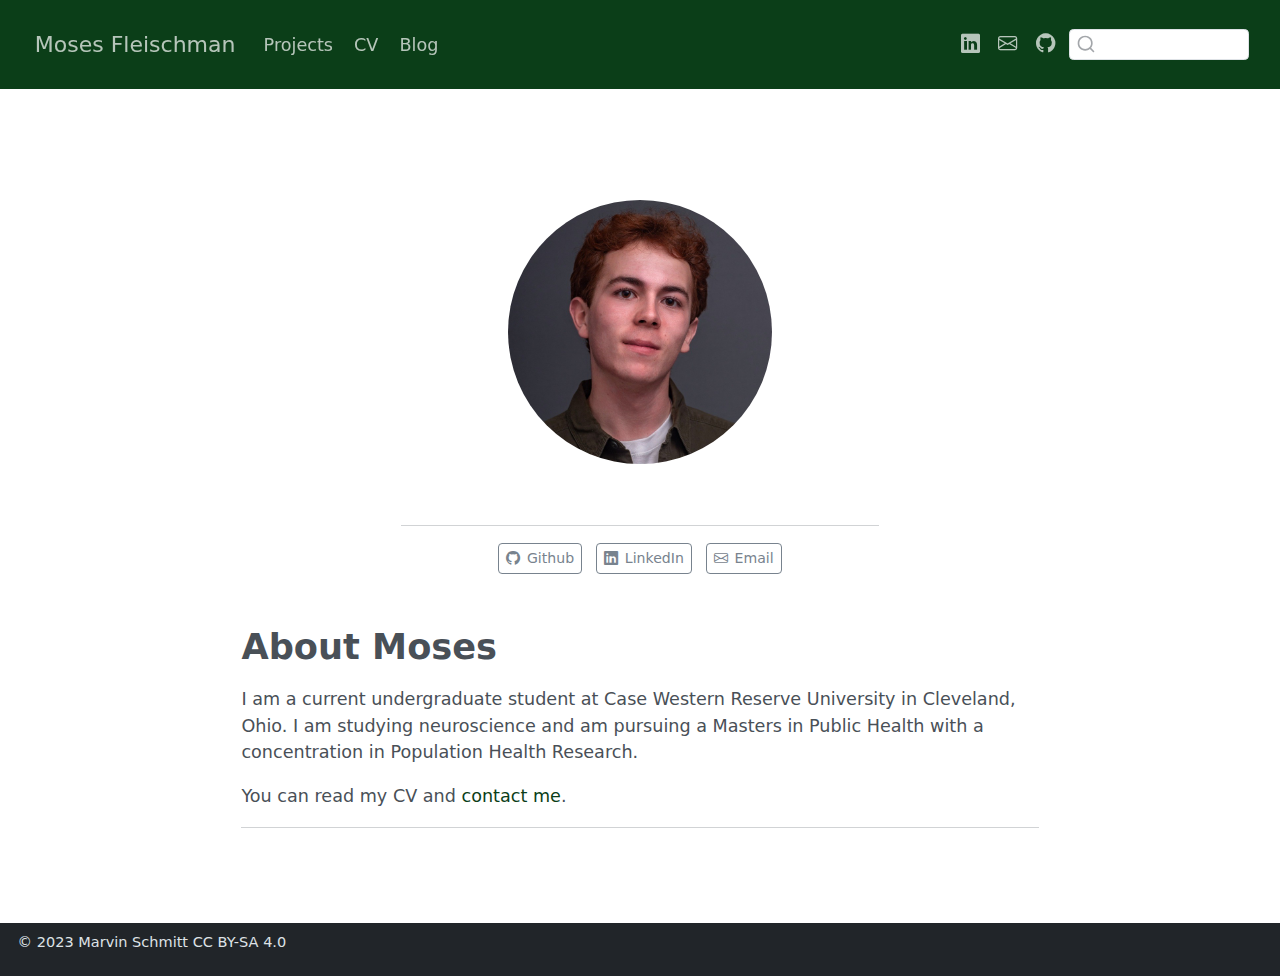
<file: docs/index.html>
<!DOCTYPE html>
<html xmlns="http://www.w3.org/1999/xhtml" lang="en" xml:lang="en"><head>

<meta charset="utf-8">
<meta name="generator" content="quarto-1.8.25">

<meta name="viewport" content="width=device-width, initial-scale=1.0, user-scalable=yes">


<title>Moses Fleischman</title>
<style>
code{white-space: pre-wrap;}
span.smallcaps{font-variant: small-caps;}
div.columns{display: flex; gap: min(4vw, 1.5em);}
div.column{flex: auto; overflow-x: auto;}
div.hanging-indent{margin-left: 1.5em; text-indent: -1.5em;}
ul.task-list{list-style: none;}
ul.task-list li input[type="checkbox"] {
  width: 0.8em;
  margin: 0 0.8em 0.2em -1em; /* quarto-specific, see https://github.com/quarto-dev/quarto-cli/issues/4556 */ 
  vertical-align: middle;
}
</style>


<script src="site_libs/quarto-nav/quarto-nav.js"></script>
<script src="site_libs/clipboard/clipboard.min.js"></script>
<script src="site_libs/quarto-search/autocomplete.umd.js"></script>
<script src="site_libs/quarto-search/fuse.min.js"></script>
<script src="site_libs/quarto-search/quarto-search.js"></script>
<meta name="quarto:offset" content="./">
<script src="site_libs/quarto-html/quarto.js" type="module"></script>
<script src="site_libs/quarto-html/tabsets/tabsets.js" type="module"></script>
<script src="site_libs/quarto-html/axe/axe-check.js" type="module"></script>
<script src="site_libs/quarto-html/popper.min.js"></script>
<script src="site_libs/quarto-html/tippy.umd.min.js"></script>
<link href="site_libs/quarto-html/tippy.css" rel="stylesheet">
<link href="site_libs/quarto-html/quarto-syntax-highlighting-7b89279ff1a6dce999919e0e67d4d9ec.css" rel="stylesheet" id="quarto-text-highlighting-styles">
<script src="site_libs/bootstrap/bootstrap.min.js"></script>
<link href="site_libs/bootstrap/bootstrap-icons.css" rel="stylesheet">
<link href="site_libs/bootstrap/bootstrap-4772a6e3350fcd39146a90348b49319d.min.css" rel="stylesheet" append-hash="true" id="quarto-bootstrap" data-mode="light">
<script id="quarto-search-options" type="application/json">{
  "location": "navbar",
  "copy-button": false,
  "collapse-after": 3,
  "panel-placement": "end",
  "type": "textbox",
  "limit": 50,
  "keyboard-shortcut": [
    "f",
    "/",
    "s"
  ],
  "language": {
    "search-no-results-text": "No results",
    "search-matching-documents-text": "matching documents",
    "search-copy-link-title": "Copy link to search",
    "search-hide-matches-text": "Hide additional matches",
    "search-more-match-text": "more match in this document",
    "search-more-matches-text": "more matches in this document",
    "search-clear-button-title": "Clear",
    "search-text-placeholder": "",
    "search-detached-cancel-button-title": "Cancel",
    "search-submit-button-title": "Submit",
    "search-label": "Search"
  }
}</script>


</head>

<body class="nav-fixed fullcontent quarto-light">

<div id="quarto-search-results"></div>
  <header id="quarto-header" class="headroom fixed-top">
    <nav class="navbar navbar-expand-lg " data-bs-theme="dark">
      <div class="navbar-container container-fluid">
      <div class="navbar-brand-container mx-auto">
    <a href="./index.html" class="navbar-brand navbar-brand-logo">
    </a>
    <a class="navbar-brand" href="./index.html">
    <span class="navbar-title">Moses Fleischman</span>
    </a>
  </div>
            <div id="quarto-search" class="" title="Search"></div>
          <button class="navbar-toggler" type="button" data-bs-toggle="collapse" data-bs-target="#navbarCollapse" aria-controls="navbarCollapse" role="menu" aria-expanded="false" aria-label="Toggle navigation" onclick="if (window.quartoToggleHeadroom) { window.quartoToggleHeadroom(); }">
  <span class="navbar-toggler-icon"></span>
</button>
          <div class="collapse navbar-collapse" id="navbarCollapse">
            <ul class="navbar-nav navbar-nav-scroll me-auto">
  <li class="nav-item">
    <a class="nav-link" href="./projects/index.html"> 
<span class="menu-text">Projects</span></a>
  </li>  
  <li class="nav-item">
    <a class="nav-link" href="./cv/index.html"> 
<span class="menu-text">CV</span></a>
  </li>  
  <li class="nav-item">
    <a class="nav-link" href="./blog/index.html"> 
<span class="menu-text">Blog</span></a>
  </li>  
</ul>
            <ul class="navbar-nav navbar-nav-scroll ms-auto">
  <li class="nav-item compact">
    <a class="nav-link" href="https://www.linkedin.com/in/moses-fleischman/"> <i class="bi bi-linkedin" role="img">
</i> 
<span class="menu-text"></span></a>
  </li>  
  <li class="nav-item compact">
    <a class="nav-link" href="mailto:mosesfleischman@gmail.com"> <i class="bi bi-envelope" role="img" aria-label="email">
</i> 
<span class="menu-text"></span></a>
  </li>  
  <li class="nav-item compact">
    <a class="nav-link" href="https://github.com/MosesFleischman/Public-Health-Analyses/blob/main/Mammography%20Screening%20and%20Rural%20Area.pdf"> <i class="bi bi-github" role="img">
</i> 
<span class="menu-text"></span></a>
  </li>  
</ul>
          </div> <!-- /navcollapse -->
            <div class="quarto-navbar-tools">
</div>
      </div> <!-- /container-fluid -->
    </nav>
</header>
<!-- content -->
<div id="quarto-content" class="quarto-container page-columns page-rows-contents page-layout-article page-navbar">
<!-- sidebar -->
<!-- margin-sidebar -->
    
<!-- main -->
<main class="content" id="quarto-document-content">




<div class="quarto-about-jolla">
  <img src="img/mosesfleischman_headshot.jpeg" class="about-image
  round " style="height: 15em; width: 15em;">
 <header id="title-block-header" class="quarto-title-block"></header><div id="about-block">
</div> 
  <hr class="about-sep">
   <div class="about-links">
  <a href="https://github.com/MosesFleischman" class="about-link" rel="" target="">
    <i class="bi bi-github"></i>
     <span class="about-link-text">Github</span>
  </a>
  <a href="https://www.linkedin.com/in/moses-fleischman/" class="about-link" rel="" target="">
    <i class="bi bi-linkedin"></i>
     <span class="about-link-text">LinkedIn</span>
  </a>
  <a href="mailto:mosesfleischman@gmail.com" class="about-link" rel="" target="">
    <i class="bi bi-envelope"></i>
     <span class="about-link-text">Email</span>
  </a>
</div>
</div>

<section id="about-moses" class="level1">
<h1>About Moses</h1>
<p>I am a current undergraduate student at Case Western Reserve University in Cleveland, Ohio. I am studying neuroscience and am pursuing a Masters in Public Health with a concentration in Population Health Research.</p>
<p>You can read my CV and <a href="mailto:mosesfleischman@gmail.com">contact me</a>.</p>
<hr>



</section>

</main> <!-- /main -->
<script id="quarto-html-after-body" type="application/javascript">
  window.document.addEventListener("DOMContentLoaded", function (event) {
    const isCodeAnnotation = (el) => {
      for (const clz of el.classList) {
        if (clz.startsWith('code-annotation-')) {                     
          return true;
        }
      }
      return false;
    }
    const onCopySuccess = function(e) {
      // button target
      const button = e.trigger;
      // don't keep focus
      button.blur();
      // flash "checked"
      button.classList.add('code-copy-button-checked');
      var currentTitle = button.getAttribute("title");
      button.setAttribute("title", "Copied!");
      let tooltip;
      if (window.bootstrap) {
        button.setAttribute("data-bs-toggle", "tooltip");
        button.setAttribute("data-bs-placement", "left");
        button.setAttribute("data-bs-title", "Copied!");
        tooltip = new bootstrap.Tooltip(button, 
          { trigger: "manual", 
            customClass: "code-copy-button-tooltip",
            offset: [0, -8]});
        tooltip.show();    
      }
      setTimeout(function() {
        if (tooltip) {
          tooltip.hide();
          button.removeAttribute("data-bs-title");
          button.removeAttribute("data-bs-toggle");
          button.removeAttribute("data-bs-placement");
        }
        button.setAttribute("title", currentTitle);
        button.classList.remove('code-copy-button-checked');
      }, 1000);
      // clear code selection
      e.clearSelection();
    }
    const getTextToCopy = function(trigger) {
      const outerScaffold = trigger.parentElement.cloneNode(true);
      const codeEl = outerScaffold.querySelector('code');
      for (const childEl of codeEl.children) {
        if (isCodeAnnotation(childEl)) {
          childEl.remove();
        }
      }
      return codeEl.innerText;
    }
    const clipboard = new window.ClipboardJS('.code-copy-button:not([data-in-quarto-modal])', {
      text: getTextToCopy
    });
    clipboard.on('success', onCopySuccess);
    if (window.document.getElementById('quarto-embedded-source-code-modal')) {
      const clipboardModal = new window.ClipboardJS('.code-copy-button[data-in-quarto-modal]', {
        text: getTextToCopy,
        container: window.document.getElementById('quarto-embedded-source-code-modal')
      });
      clipboardModal.on('success', onCopySuccess);
    }
      var localhostRegex = new RegExp(/^(?:http|https):\/\/localhost\:?[0-9]*\//);
      var mailtoRegex = new RegExp(/^mailto:/);
        var filterRegex = new RegExp('/' + window.location.host + '/');
      var isInternal = (href) => {
          return filterRegex.test(href) || localhostRegex.test(href) || mailtoRegex.test(href);
      }
      // Inspect non-navigation links and adorn them if external
     var links = window.document.querySelectorAll('a[href]:not(.nav-link):not(.navbar-brand):not(.toc-action):not(.sidebar-link):not(.sidebar-item-toggle):not(.pagination-link):not(.no-external):not([aria-hidden]):not(.dropdown-item):not(.quarto-navigation-tool):not(.about-link)');
      for (var i=0; i<links.length; i++) {
        const link = links[i];
        if (!isInternal(link.href)) {
          // undo the damage that might have been done by quarto-nav.js in the case of
          // links that we want to consider external
          if (link.dataset.originalHref !== undefined) {
            link.href = link.dataset.originalHref;
          }
        }
      }
    function tippyHover(el, contentFn, onTriggerFn, onUntriggerFn) {
      const config = {
        allowHTML: true,
        maxWidth: 500,
        delay: 100,
        arrow: false,
        appendTo: function(el) {
            return el.parentElement;
        },
        interactive: true,
        interactiveBorder: 10,
        theme: 'quarto',
        placement: 'bottom-start',
      };
      if (contentFn) {
        config.content = contentFn;
      }
      if (onTriggerFn) {
        config.onTrigger = onTriggerFn;
      }
      if (onUntriggerFn) {
        config.onUntrigger = onUntriggerFn;
      }
      window.tippy(el, config); 
    }
    const noterefs = window.document.querySelectorAll('a[role="doc-noteref"]');
    for (var i=0; i<noterefs.length; i++) {
      const ref = noterefs[i];
      tippyHover(ref, function() {
        // use id or data attribute instead here
        let href = ref.getAttribute('data-footnote-href') || ref.getAttribute('href');
        try { href = new URL(href).hash; } catch {}
        const id = href.replace(/^#\/?/, "");
        const note = window.document.getElementById(id);
        if (note) {
          return note.innerHTML;
        } else {
          return "";
        }
      });
    }
    const xrefs = window.document.querySelectorAll('a.quarto-xref');
    const processXRef = (id, note) => {
      // Strip column container classes
      const stripColumnClz = (el) => {
        el.classList.remove("page-full", "page-columns");
        if (el.children) {
          for (const child of el.children) {
            stripColumnClz(child);
          }
        }
      }
      stripColumnClz(note)
      if (id === null || id.startsWith('sec-')) {
        // Special case sections, only their first couple elements
        const container = document.createElement("div");
        if (note.children && note.children.length > 2) {
          container.appendChild(note.children[0].cloneNode(true));
          for (let i = 1; i < note.children.length; i++) {
            const child = note.children[i];
            if (child.tagName === "P" && child.innerText === "") {
              continue;
            } else {
              container.appendChild(child.cloneNode(true));
              break;
            }
          }
          if (window.Quarto?.typesetMath) {
            window.Quarto.typesetMath(container);
          }
          return container.innerHTML
        } else {
          if (window.Quarto?.typesetMath) {
            window.Quarto.typesetMath(note);
          }
          return note.innerHTML;
        }
      } else {
        // Remove any anchor links if they are present
        const anchorLink = note.querySelector('a.anchorjs-link');
        if (anchorLink) {
          anchorLink.remove();
        }
        if (window.Quarto?.typesetMath) {
          window.Quarto.typesetMath(note);
        }
        if (note.classList.contains("callout")) {
          return note.outerHTML;
        } else {
          return note.innerHTML;
        }
      }
    }
    for (var i=0; i<xrefs.length; i++) {
      const xref = xrefs[i];
      tippyHover(xref, undefined, function(instance) {
        instance.disable();
        let url = xref.getAttribute('href');
        let hash = undefined; 
        if (url.startsWith('#')) {
          hash = url;
        } else {
          try { hash = new URL(url).hash; } catch {}
        }
        if (hash) {
          const id = hash.replace(/^#\/?/, "");
          const note = window.document.getElementById(id);
          if (note !== null) {
            try {
              const html = processXRef(id, note.cloneNode(true));
              instance.setContent(html);
            } finally {
              instance.enable();
              instance.show();
            }
          } else {
            // See if we can fetch this
            fetch(url.split('#')[0])
            .then(res => res.text())
            .then(html => {
              const parser = new DOMParser();
              const htmlDoc = parser.parseFromString(html, "text/html");
              const note = htmlDoc.getElementById(id);
              if (note !== null) {
                const html = processXRef(id, note);
                instance.setContent(html);
              } 
            }).finally(() => {
              instance.enable();
              instance.show();
            });
          }
        } else {
          // See if we can fetch a full url (with no hash to target)
          // This is a special case and we should probably do some content thinning / targeting
          fetch(url)
          .then(res => res.text())
          .then(html => {
            const parser = new DOMParser();
            const htmlDoc = parser.parseFromString(html, "text/html");
            const note = htmlDoc.querySelector('main.content');
            if (note !== null) {
              // This should only happen for chapter cross references
              // (since there is no id in the URL)
              // remove the first header
              if (note.children.length > 0 && note.children[0].tagName === "HEADER") {
                note.children[0].remove();
              }
              const html = processXRef(null, note);
              instance.setContent(html);
            } 
          }).finally(() => {
            instance.enable();
            instance.show();
          });
        }
      }, function(instance) {
      });
    }
        let selectedAnnoteEl;
        const selectorForAnnotation = ( cell, annotation) => {
          let cellAttr = 'data-code-cell="' + cell + '"';
          let lineAttr = 'data-code-annotation="' +  annotation + '"';
          const selector = 'span[' + cellAttr + '][' + lineAttr + ']';
          return selector;
        }
        const selectCodeLines = (annoteEl) => {
          const doc = window.document;
          const targetCell = annoteEl.getAttribute("data-target-cell");
          const targetAnnotation = annoteEl.getAttribute("data-target-annotation");
          const annoteSpan = window.document.querySelector(selectorForAnnotation(targetCell, targetAnnotation));
          const lines = annoteSpan.getAttribute("data-code-lines").split(",");
          const lineIds = lines.map((line) => {
            return targetCell + "-" + line;
          })
          let top = null;
          let height = null;
          let parent = null;
          if (lineIds.length > 0) {
              //compute the position of the single el (top and bottom and make a div)
              const el = window.document.getElementById(lineIds[0]);
              top = el.offsetTop;
              height = el.offsetHeight;
              parent = el.parentElement.parentElement;
            if (lineIds.length > 1) {
              const lastEl = window.document.getElementById(lineIds[lineIds.length - 1]);
              const bottom = lastEl.offsetTop + lastEl.offsetHeight;
              height = bottom - top;
            }
            if (top !== null && height !== null && parent !== null) {
              // cook up a div (if necessary) and position it 
              let div = window.document.getElementById("code-annotation-line-highlight");
              if (div === null) {
                div = window.document.createElement("div");
                div.setAttribute("id", "code-annotation-line-highlight");
                div.style.position = 'absolute';
                parent.appendChild(div);
              }
              div.style.top = top - 2 + "px";
              div.style.height = height + 4 + "px";
              div.style.left = 0;
              let gutterDiv = window.document.getElementById("code-annotation-line-highlight-gutter");
              if (gutterDiv === null) {
                gutterDiv = window.document.createElement("div");
                gutterDiv.setAttribute("id", "code-annotation-line-highlight-gutter");
                gutterDiv.style.position = 'absolute';
                const codeCell = window.document.getElementById(targetCell);
                const gutter = codeCell.querySelector('.code-annotation-gutter');
                gutter.appendChild(gutterDiv);
              }
              gutterDiv.style.top = top - 2 + "px";
              gutterDiv.style.height = height + 4 + "px";
            }
            selectedAnnoteEl = annoteEl;
          }
        };
        const unselectCodeLines = () => {
          const elementsIds = ["code-annotation-line-highlight", "code-annotation-line-highlight-gutter"];
          elementsIds.forEach((elId) => {
            const div = window.document.getElementById(elId);
            if (div) {
              div.remove();
            }
          });
          selectedAnnoteEl = undefined;
        };
          // Handle positioning of the toggle
      window.addEventListener(
        "resize",
        throttle(() => {
          elRect = undefined;
          if (selectedAnnoteEl) {
            selectCodeLines(selectedAnnoteEl);
          }
        }, 10)
      );
      function throttle(fn, ms) {
      let throttle = false;
      let timer;
        return (...args) => {
          if(!throttle) { // first call gets through
              fn.apply(this, args);
              throttle = true;
          } else { // all the others get throttled
              if(timer) clearTimeout(timer); // cancel #2
              timer = setTimeout(() => {
                fn.apply(this, args);
                timer = throttle = false;
              }, ms);
          }
        };
      }
        // Attach click handler to the DT
        const annoteDls = window.document.querySelectorAll('dt[data-target-cell]');
        for (const annoteDlNode of annoteDls) {
          annoteDlNode.addEventListener('click', (event) => {
            const clickedEl = event.target;
            if (clickedEl !== selectedAnnoteEl) {
              unselectCodeLines();
              const activeEl = window.document.querySelector('dt[data-target-cell].code-annotation-active');
              if (activeEl) {
                activeEl.classList.remove('code-annotation-active');
              }
              selectCodeLines(clickedEl);
              clickedEl.classList.add('code-annotation-active');
            } else {
              // Unselect the line
              unselectCodeLines();
              clickedEl.classList.remove('code-annotation-active');
            }
          });
        }
    const findCites = (el) => {
      const parentEl = el.parentElement;
      if (parentEl) {
        const cites = parentEl.dataset.cites;
        if (cites) {
          return {
            el,
            cites: cites.split(' ')
          };
        } else {
          return findCites(el.parentElement)
        }
      } else {
        return undefined;
      }
    };
    var bibliorefs = window.document.querySelectorAll('a[role="doc-biblioref"]');
    for (var i=0; i<bibliorefs.length; i++) {
      const ref = bibliorefs[i];
      const citeInfo = findCites(ref);
      if (citeInfo) {
        tippyHover(citeInfo.el, function() {
          var popup = window.document.createElement('div');
          citeInfo.cites.forEach(function(cite) {
            var citeDiv = window.document.createElement('div');
            citeDiv.classList.add('hanging-indent');
            citeDiv.classList.add('csl-entry');
            var biblioDiv = window.document.getElementById('ref-' + cite);
            if (biblioDiv) {
              citeDiv.innerHTML = biblioDiv.innerHTML;
            }
            popup.appendChild(citeDiv);
          });
          return popup.innerHTML;
        });
      }
    }
  });
  </script>
</div> <!-- /content -->
<footer class="footer">
  <div class="nav-footer">
    <div class="nav-footer-left">
<p><span class="faux-block">© 2023 Marvin Schmitt CC BY-SA 4.0</span></p>
</div>   
    <div class="nav-footer-center">
      &nbsp;
    </div>
    <div class="nav-footer-right">
      &nbsp;
    </div>
  </div>
</footer>




</body></html>
</file>
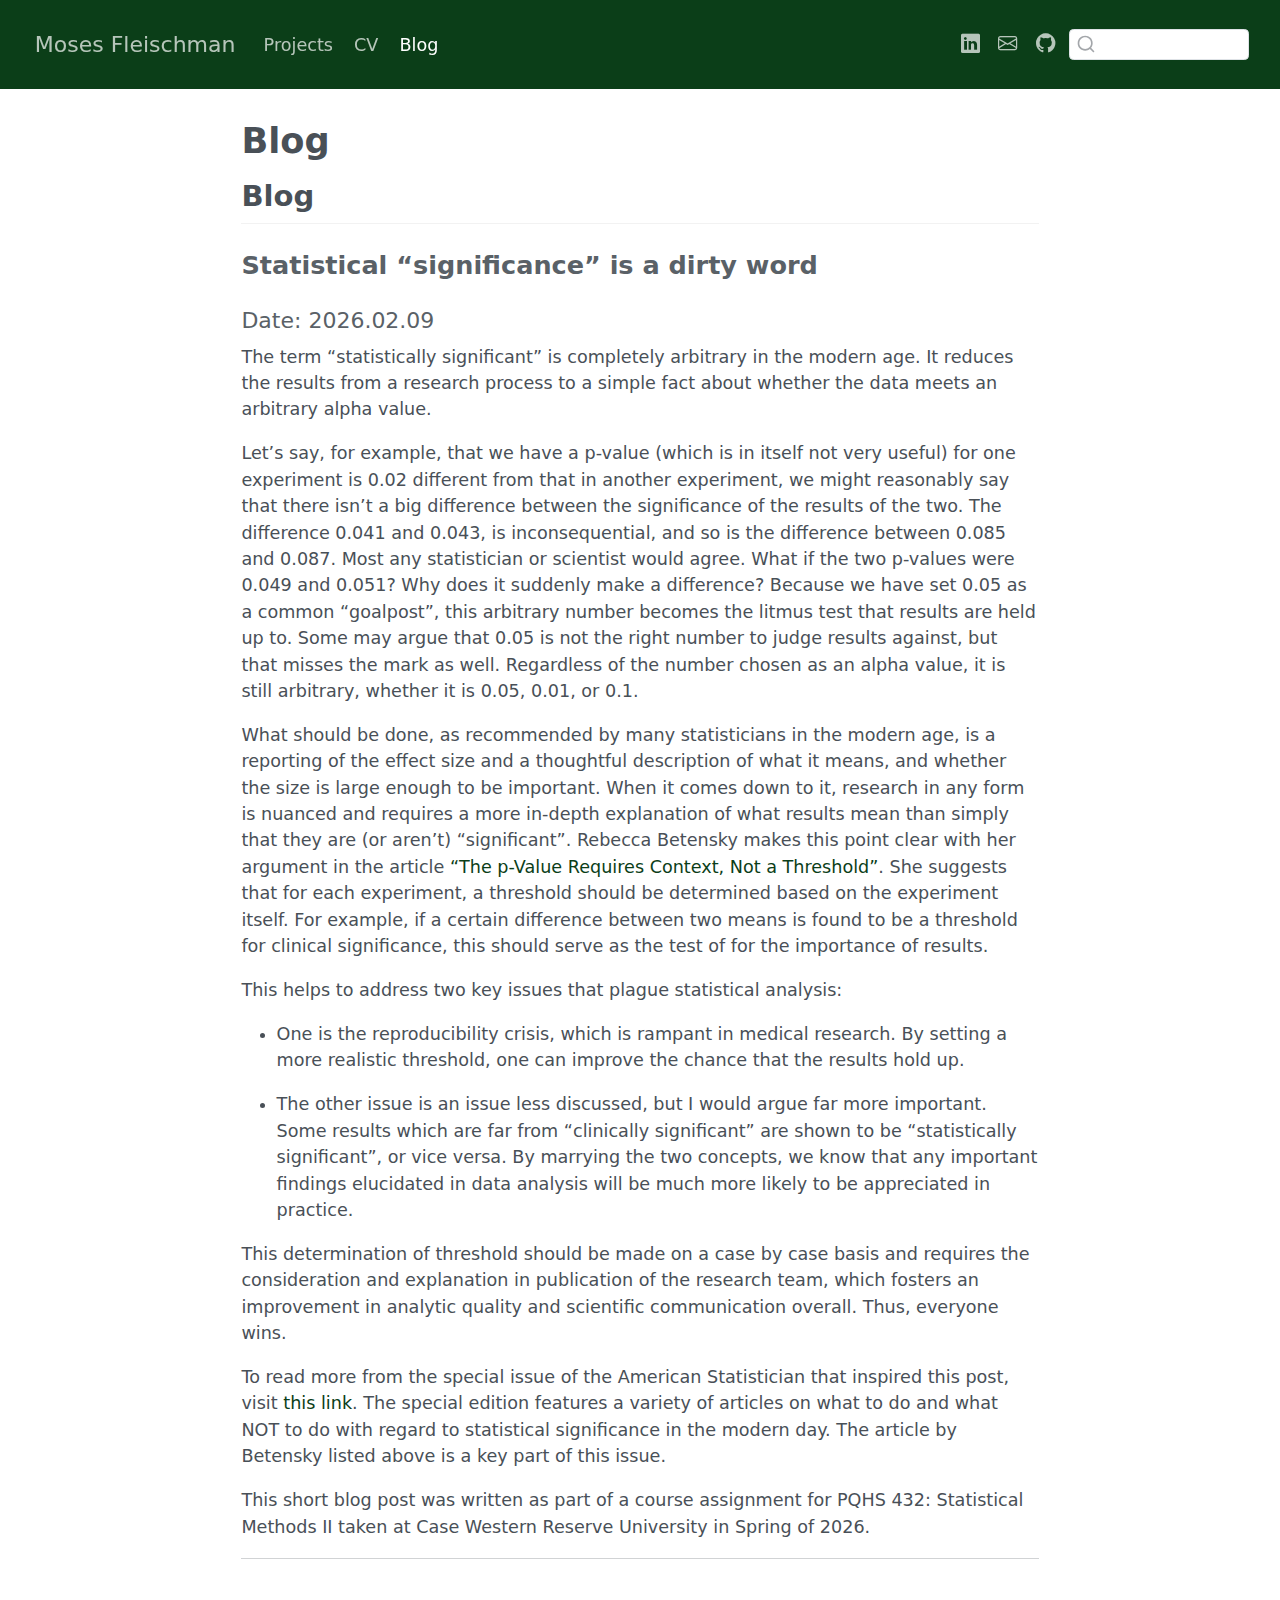
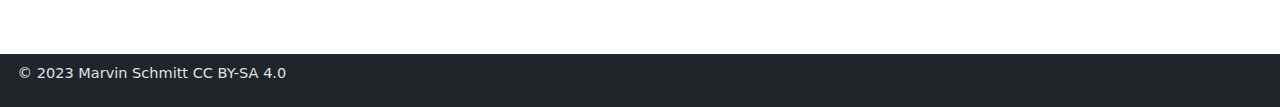
<file: docs/blog/index.html>
<!DOCTYPE html>
<html xmlns="http://www.w3.org/1999/xhtml" lang="en" xml:lang="en"><head>

<meta charset="utf-8">
<meta name="generator" content="quarto-1.8.25">

<meta name="viewport" content="width=device-width, initial-scale=1.0, user-scalable=yes">


<title>Blog – Moses Fleischman</title>
<style>
code{white-space: pre-wrap;}
span.smallcaps{font-variant: small-caps;}
div.columns{display: flex; gap: min(4vw, 1.5em);}
div.column{flex: auto; overflow-x: auto;}
div.hanging-indent{margin-left: 1.5em; text-indent: -1.5em;}
ul.task-list{list-style: none;}
ul.task-list li input[type="checkbox"] {
  width: 0.8em;
  margin: 0 0.8em 0.2em -1em; /* quarto-specific, see https://github.com/quarto-dev/quarto-cli/issues/4556 */ 
  vertical-align: middle;
}
</style>


<script src="../site_libs/quarto-nav/quarto-nav.js"></script>
<script src="../site_libs/clipboard/clipboard.min.js"></script>
<script src="../site_libs/quarto-search/autocomplete.umd.js"></script>
<script src="../site_libs/quarto-search/fuse.min.js"></script>
<script src="../site_libs/quarto-search/quarto-search.js"></script>
<meta name="quarto:offset" content="../">
<script src="../site_libs/quarto-html/quarto.js" type="module"></script>
<script src="../site_libs/quarto-html/tabsets/tabsets.js" type="module"></script>
<script src="../site_libs/quarto-html/axe/axe-check.js" type="module"></script>
<script src="../site_libs/quarto-html/popper.min.js"></script>
<script src="../site_libs/quarto-html/tippy.umd.min.js"></script>
<script src="../site_libs/quarto-html/anchor.min.js"></script>
<link href="../site_libs/quarto-html/tippy.css" rel="stylesheet">
<link href="../site_libs/quarto-html/quarto-syntax-highlighting-7b89279ff1a6dce999919e0e67d4d9ec.css" rel="stylesheet" id="quarto-text-highlighting-styles">
<script src="../site_libs/bootstrap/bootstrap.min.js"></script>
<link href="../site_libs/bootstrap/bootstrap-icons.css" rel="stylesheet">
<link href="../site_libs/bootstrap/bootstrap-4772a6e3350fcd39146a90348b49319d.min.css" rel="stylesheet" append-hash="true" id="quarto-bootstrap" data-mode="light">
<script id="quarto-search-options" type="application/json">{
  "location": "navbar",
  "copy-button": false,
  "collapse-after": 3,
  "panel-placement": "end",
  "type": "textbox",
  "limit": 50,
  "keyboard-shortcut": [
    "f",
    "/",
    "s"
  ],
  "language": {
    "search-no-results-text": "No results",
    "search-matching-documents-text": "matching documents",
    "search-copy-link-title": "Copy link to search",
    "search-hide-matches-text": "Hide additional matches",
    "search-more-match-text": "more match in this document",
    "search-more-matches-text": "more matches in this document",
    "search-clear-button-title": "Clear",
    "search-text-placeholder": "",
    "search-detached-cancel-button-title": "Cancel",
    "search-submit-button-title": "Submit",
    "search-label": "Search"
  }
}</script>


</head>

<body class="nav-fixed fullcontent quarto-light">

<div id="quarto-search-results"></div>
  <header id="quarto-header" class="headroom fixed-top">
    <nav class="navbar navbar-expand-lg " data-bs-theme="dark">
      <div class="navbar-container container-fluid">
      <div class="navbar-brand-container mx-auto">
    <a href="../index.html" class="navbar-brand navbar-brand-logo">
    </a>
    <a class="navbar-brand" href="../index.html">
    <span class="navbar-title">Moses Fleischman</span>
    </a>
  </div>
            <div id="quarto-search" class="" title="Search"></div>
          <button class="navbar-toggler" type="button" data-bs-toggle="collapse" data-bs-target="#navbarCollapse" aria-controls="navbarCollapse" role="menu" aria-expanded="false" aria-label="Toggle navigation" onclick="if (window.quartoToggleHeadroom) { window.quartoToggleHeadroom(); }">
  <span class="navbar-toggler-icon"></span>
</button>
          <div class="collapse navbar-collapse" id="navbarCollapse">
            <ul class="navbar-nav navbar-nav-scroll me-auto">
  <li class="nav-item">
    <a class="nav-link" href="../projects/index.html"> 
<span class="menu-text">Projects</span></a>
  </li>  
  <li class="nav-item">
    <a class="nav-link" href="../cv/index.html"> 
<span class="menu-text">CV</span></a>
  </li>  
  <li class="nav-item">
    <a class="nav-link active" href="../blog/index.html" aria-current="page"> 
<span class="menu-text">Blog</span></a>
  </li>  
</ul>
            <ul class="navbar-nav navbar-nav-scroll ms-auto">
  <li class="nav-item compact">
    <a class="nav-link" href="https://www.linkedin.com/in/moses-fleischman/"> <i class="bi bi-linkedin" role="img">
</i> 
<span class="menu-text"></span></a>
  </li>  
  <li class="nav-item compact">
    <a class="nav-link" href="mailto:mosesfleischman@gmail.com"> <i class="bi bi-envelope" role="img" aria-label="email">
</i> 
<span class="menu-text"></span></a>
  </li>  
  <li class="nav-item compact">
    <a class="nav-link" href="https://github.com/MosesFleischman/Public-Health-Analyses/blob/main/Mammography%20Screening%20and%20Rural%20Area.pdf"> <i class="bi bi-github" role="img">
</i> 
<span class="menu-text"></span></a>
  </li>  
</ul>
          </div> <!-- /navcollapse -->
            <div class="quarto-navbar-tools">
</div>
      </div> <!-- /container-fluid -->
    </nav>
</header>
<!-- content -->
<div id="quarto-content" class="quarto-container page-columns page-rows-contents page-layout-article page-navbar">
<!-- sidebar -->
<!-- margin-sidebar -->
    
<!-- main -->
<main class="content" id="quarto-document-content">

<header id="title-block-header" class="quarto-title-block default">
<div class="quarto-title">
<h1 class="title">Blog</h1>
</div>



<div class="quarto-title-meta">

    
  
    
  </div>
  


</header>


<section id="blog" class="level2">
<h2 class="anchored" data-anchor-id="blog">Blog</h2>
<section id="statistical-significance-is-a-dirty-word" class="level3">
<h3 class="anchored" data-anchor-id="statistical-significance-is-a-dirty-word">Statistical “significance” is a dirty word</h3>
<section id="date-2026.02.09" class="level4">
<h4 class="anchored" data-anchor-id="date-2026.02.09">Date: 2026.02.09</h4>
<p>The term “statistically significant” is completely arbitrary in the modern age. It reduces the results from a research process to a simple fact about whether the data meets an arbitrary alpha value.</p>
<p>Let’s say, for example, that we have a p-value (which is in itself not very useful) for one experiment is 0.02 different from that in another experiment, we might reasonably say that there isn’t a big difference between the significance of the results of the two. The difference 0.041 and 0.043, is inconsequential, and so is the difference between 0.085 and 0.087. Most any statistician or scientist would agree. What if the two p-values were 0.049 and 0.051? Why does it suddenly make a difference? Because we have set 0.05 as a common “goalpost”, this arbitrary number becomes the litmus test that results are held up to. Some may argue that 0.05 is not the right number to judge results against, but that misses the mark as well. Regardless of the number chosen as an alpha value, it is still arbitrary, whether it is 0.05, 0.01, or 0.1.</p>
<p>What should be done, as recommended by many statisticians in the modern age, is a reporting of the effect size and a thoughtful description of what it means, and whether the size is large enough to be important. When it comes down to it, research in any form is nuanced and requires a more in-depth explanation of what results mean than simply that they are (or aren’t) “significant”. Rebecca Betensky makes this point clear with her argument in the article <a href="https://amstat.tandfonline.com/doi/full/10.1080/00031305.2018.1529624#abstract">“The p-Value Requires Context, Not a Threshold”</a>. She suggests that for each experiment, a threshold should be determined based on the experiment itself. For example, if a certain difference between two means is found to be a threshold for clinical significance, this should serve as the test of for the importance of results.</p>
<p>This helps to address two key issues that plague statistical analysis:</p>
<ul>
<li><p>One is the reproducibility crisis, which is rampant in medical research. By setting a more realistic threshold, one can improve the chance that the results hold up.</p></li>
<li><p>The other issue is an issue less discussed, but I would argue far more important. Some results which are far from “clinically significant” are shown to be “statistically significant”, or vice versa. By marrying the two concepts, we know that any important findings elucidated in data analysis will be much more likely to be appreciated in practice.</p></li>
</ul>
<p>This determination of threshold should be made on a case by case basis and requires the consideration and explanation in publication of the research team, which fosters an improvement in analytic quality and scientific communication overall. Thus, everyone wins.</p>
<p>To read more from the special issue of the American Statistician that inspired this post, visit <a href="https://amstat.tandfonline.com/toc/utas20/73/sup1">this link</a>. The special edition features a variety of articles on what to do and what NOT to do with regard to statistical significance in the modern day. The article by Betensky listed above is a key part of this issue.</p>
<p>This short blog post was written as part of a course assignment for PQHS 432: Statistical Methods II taken at Case Western Reserve University in Spring of 2026.</p>
<hr>


</section>
</section>
</section>

</main> <!-- /main -->
<script id="quarto-html-after-body" type="application/javascript">
  window.document.addEventListener("DOMContentLoaded", function (event) {
    const icon = "";
    const anchorJS = new window.AnchorJS();
    anchorJS.options = {
      placement: 'right',
      icon: icon
    };
    anchorJS.add('.anchored');
    const isCodeAnnotation = (el) => {
      for (const clz of el.classList) {
        if (clz.startsWith('code-annotation-')) {                     
          return true;
        }
      }
      return false;
    }
    const onCopySuccess = function(e) {
      // button target
      const button = e.trigger;
      // don't keep focus
      button.blur();
      // flash "checked"
      button.classList.add('code-copy-button-checked');
      var currentTitle = button.getAttribute("title");
      button.setAttribute("title", "Copied!");
      let tooltip;
      if (window.bootstrap) {
        button.setAttribute("data-bs-toggle", "tooltip");
        button.setAttribute("data-bs-placement", "left");
        button.setAttribute("data-bs-title", "Copied!");
        tooltip = new bootstrap.Tooltip(button, 
          { trigger: "manual", 
            customClass: "code-copy-button-tooltip",
            offset: [0, -8]});
        tooltip.show();    
      }
      setTimeout(function() {
        if (tooltip) {
          tooltip.hide();
          button.removeAttribute("data-bs-title");
          button.removeAttribute("data-bs-toggle");
          button.removeAttribute("data-bs-placement");
        }
        button.setAttribute("title", currentTitle);
        button.classList.remove('code-copy-button-checked');
      }, 1000);
      // clear code selection
      e.clearSelection();
    }
    const getTextToCopy = function(trigger) {
      const outerScaffold = trigger.parentElement.cloneNode(true);
      const codeEl = outerScaffold.querySelector('code');
      for (const childEl of codeEl.children) {
        if (isCodeAnnotation(childEl)) {
          childEl.remove();
        }
      }
      return codeEl.innerText;
    }
    const clipboard = new window.ClipboardJS('.code-copy-button:not([data-in-quarto-modal])', {
      text: getTextToCopy
    });
    clipboard.on('success', onCopySuccess);
    if (window.document.getElementById('quarto-embedded-source-code-modal')) {
      const clipboardModal = new window.ClipboardJS('.code-copy-button[data-in-quarto-modal]', {
        text: getTextToCopy,
        container: window.document.getElementById('quarto-embedded-source-code-modal')
      });
      clipboardModal.on('success', onCopySuccess);
    }
      var localhostRegex = new RegExp(/^(?:http|https):\/\/localhost\:?[0-9]*\//);
      var mailtoRegex = new RegExp(/^mailto:/);
        var filterRegex = new RegExp('/' + window.location.host + '/');
      var isInternal = (href) => {
          return filterRegex.test(href) || localhostRegex.test(href) || mailtoRegex.test(href);
      }
      // Inspect non-navigation links and adorn them if external
     var links = window.document.querySelectorAll('a[href]:not(.nav-link):not(.navbar-brand):not(.toc-action):not(.sidebar-link):not(.sidebar-item-toggle):not(.pagination-link):not(.no-external):not([aria-hidden]):not(.dropdown-item):not(.quarto-navigation-tool):not(.about-link)');
      for (var i=0; i<links.length; i++) {
        const link = links[i];
        if (!isInternal(link.href)) {
          // undo the damage that might have been done by quarto-nav.js in the case of
          // links that we want to consider external
          if (link.dataset.originalHref !== undefined) {
            link.href = link.dataset.originalHref;
          }
        }
      }
    function tippyHover(el, contentFn, onTriggerFn, onUntriggerFn) {
      const config = {
        allowHTML: true,
        maxWidth: 500,
        delay: 100,
        arrow: false,
        appendTo: function(el) {
            return el.parentElement;
        },
        interactive: true,
        interactiveBorder: 10,
        theme: 'quarto',
        placement: 'bottom-start',
      };
      if (contentFn) {
        config.content = contentFn;
      }
      if (onTriggerFn) {
        config.onTrigger = onTriggerFn;
      }
      if (onUntriggerFn) {
        config.onUntrigger = onUntriggerFn;
      }
      window.tippy(el, config); 
    }
    const noterefs = window.document.querySelectorAll('a[role="doc-noteref"]');
    for (var i=0; i<noterefs.length; i++) {
      const ref = noterefs[i];
      tippyHover(ref, function() {
        // use id or data attribute instead here
        let href = ref.getAttribute('data-footnote-href') || ref.getAttribute('href');
        try { href = new URL(href).hash; } catch {}
        const id = href.replace(/^#\/?/, "");
        const note = window.document.getElementById(id);
        if (note) {
          return note.innerHTML;
        } else {
          return "";
        }
      });
    }
    const xrefs = window.document.querySelectorAll('a.quarto-xref');
    const processXRef = (id, note) => {
      // Strip column container classes
      const stripColumnClz = (el) => {
        el.classList.remove("page-full", "page-columns");
        if (el.children) {
          for (const child of el.children) {
            stripColumnClz(child);
          }
        }
      }
      stripColumnClz(note)
      if (id === null || id.startsWith('sec-')) {
        // Special case sections, only their first couple elements
        const container = document.createElement("div");
        if (note.children && note.children.length > 2) {
          container.appendChild(note.children[0].cloneNode(true));
          for (let i = 1; i < note.children.length; i++) {
            const child = note.children[i];
            if (child.tagName === "P" && child.innerText === "") {
              continue;
            } else {
              container.appendChild(child.cloneNode(true));
              break;
            }
          }
          if (window.Quarto?.typesetMath) {
            window.Quarto.typesetMath(container);
          }
          return container.innerHTML
        } else {
          if (window.Quarto?.typesetMath) {
            window.Quarto.typesetMath(note);
          }
          return note.innerHTML;
        }
      } else {
        // Remove any anchor links if they are present
        const anchorLink = note.querySelector('a.anchorjs-link');
        if (anchorLink) {
          anchorLink.remove();
        }
        if (window.Quarto?.typesetMath) {
          window.Quarto.typesetMath(note);
        }
        if (note.classList.contains("callout")) {
          return note.outerHTML;
        } else {
          return note.innerHTML;
        }
      }
    }
    for (var i=0; i<xrefs.length; i++) {
      const xref = xrefs[i];
      tippyHover(xref, undefined, function(instance) {
        instance.disable();
        let url = xref.getAttribute('href');
        let hash = undefined; 
        if (url.startsWith('#')) {
          hash = url;
        } else {
          try { hash = new URL(url).hash; } catch {}
        }
        if (hash) {
          const id = hash.replace(/^#\/?/, "");
          const note = window.document.getElementById(id);
          if (note !== null) {
            try {
              const html = processXRef(id, note.cloneNode(true));
              instance.setContent(html);
            } finally {
              instance.enable();
              instance.show();
            }
          } else {
            // See if we can fetch this
            fetch(url.split('#')[0])
            .then(res => res.text())
            .then(html => {
              const parser = new DOMParser();
              const htmlDoc = parser.parseFromString(html, "text/html");
              const note = htmlDoc.getElementById(id);
              if (note !== null) {
                const html = processXRef(id, note);
                instance.setContent(html);
              } 
            }).finally(() => {
              instance.enable();
              instance.show();
            });
          }
        } else {
          // See if we can fetch a full url (with no hash to target)
          // This is a special case and we should probably do some content thinning / targeting
          fetch(url)
          .then(res => res.text())
          .then(html => {
            const parser = new DOMParser();
            const htmlDoc = parser.parseFromString(html, "text/html");
            const note = htmlDoc.querySelector('main.content');
            if (note !== null) {
              // This should only happen for chapter cross references
              // (since there is no id in the URL)
              // remove the first header
              if (note.children.length > 0 && note.children[0].tagName === "HEADER") {
                note.children[0].remove();
              }
              const html = processXRef(null, note);
              instance.setContent(html);
            } 
          }).finally(() => {
            instance.enable();
            instance.show();
          });
        }
      }, function(instance) {
      });
    }
        let selectedAnnoteEl;
        const selectorForAnnotation = ( cell, annotation) => {
          let cellAttr = 'data-code-cell="' + cell + '"';
          let lineAttr = 'data-code-annotation="' +  annotation + '"';
          const selector = 'span[' + cellAttr + '][' + lineAttr + ']';
          return selector;
        }
        const selectCodeLines = (annoteEl) => {
          const doc = window.document;
          const targetCell = annoteEl.getAttribute("data-target-cell");
          const targetAnnotation = annoteEl.getAttribute("data-target-annotation");
          const annoteSpan = window.document.querySelector(selectorForAnnotation(targetCell, targetAnnotation));
          const lines = annoteSpan.getAttribute("data-code-lines").split(",");
          const lineIds = lines.map((line) => {
            return targetCell + "-" + line;
          })
          let top = null;
          let height = null;
          let parent = null;
          if (lineIds.length > 0) {
              //compute the position of the single el (top and bottom and make a div)
              const el = window.document.getElementById(lineIds[0]);
              top = el.offsetTop;
              height = el.offsetHeight;
              parent = el.parentElement.parentElement;
            if (lineIds.length > 1) {
              const lastEl = window.document.getElementById(lineIds[lineIds.length - 1]);
              const bottom = lastEl.offsetTop + lastEl.offsetHeight;
              height = bottom - top;
            }
            if (top !== null && height !== null && parent !== null) {
              // cook up a div (if necessary) and position it 
              let div = window.document.getElementById("code-annotation-line-highlight");
              if (div === null) {
                div = window.document.createElement("div");
                div.setAttribute("id", "code-annotation-line-highlight");
                div.style.position = 'absolute';
                parent.appendChild(div);
              }
              div.style.top = top - 2 + "px";
              div.style.height = height + 4 + "px";
              div.style.left = 0;
              let gutterDiv = window.document.getElementById("code-annotation-line-highlight-gutter");
              if (gutterDiv === null) {
                gutterDiv = window.document.createElement("div");
                gutterDiv.setAttribute("id", "code-annotation-line-highlight-gutter");
                gutterDiv.style.position = 'absolute';
                const codeCell = window.document.getElementById(targetCell);
                const gutter = codeCell.querySelector('.code-annotation-gutter');
                gutter.appendChild(gutterDiv);
              }
              gutterDiv.style.top = top - 2 + "px";
              gutterDiv.style.height = height + 4 + "px";
            }
            selectedAnnoteEl = annoteEl;
          }
        };
        const unselectCodeLines = () => {
          const elementsIds = ["code-annotation-line-highlight", "code-annotation-line-highlight-gutter"];
          elementsIds.forEach((elId) => {
            const div = window.document.getElementById(elId);
            if (div) {
              div.remove();
            }
          });
          selectedAnnoteEl = undefined;
        };
          // Handle positioning of the toggle
      window.addEventListener(
        "resize",
        throttle(() => {
          elRect = undefined;
          if (selectedAnnoteEl) {
            selectCodeLines(selectedAnnoteEl);
          }
        }, 10)
      );
      function throttle(fn, ms) {
      let throttle = false;
      let timer;
        return (...args) => {
          if(!throttle) { // first call gets through
              fn.apply(this, args);
              throttle = true;
          } else { // all the others get throttled
              if(timer) clearTimeout(timer); // cancel #2
              timer = setTimeout(() => {
                fn.apply(this, args);
                timer = throttle = false;
              }, ms);
          }
        };
      }
        // Attach click handler to the DT
        const annoteDls = window.document.querySelectorAll('dt[data-target-cell]');
        for (const annoteDlNode of annoteDls) {
          annoteDlNode.addEventListener('click', (event) => {
            const clickedEl = event.target;
            if (clickedEl !== selectedAnnoteEl) {
              unselectCodeLines();
              const activeEl = window.document.querySelector('dt[data-target-cell].code-annotation-active');
              if (activeEl) {
                activeEl.classList.remove('code-annotation-active');
              }
              selectCodeLines(clickedEl);
              clickedEl.classList.add('code-annotation-active');
            } else {
              // Unselect the line
              unselectCodeLines();
              clickedEl.classList.remove('code-annotation-active');
            }
          });
        }
    const findCites = (el) => {
      const parentEl = el.parentElement;
      if (parentEl) {
        const cites = parentEl.dataset.cites;
        if (cites) {
          return {
            el,
            cites: cites.split(' ')
          };
        } else {
          return findCites(el.parentElement)
        }
      } else {
        return undefined;
      }
    };
    var bibliorefs = window.document.querySelectorAll('a[role="doc-biblioref"]');
    for (var i=0; i<bibliorefs.length; i++) {
      const ref = bibliorefs[i];
      const citeInfo = findCites(ref);
      if (citeInfo) {
        tippyHover(citeInfo.el, function() {
          var popup = window.document.createElement('div');
          citeInfo.cites.forEach(function(cite) {
            var citeDiv = window.document.createElement('div');
            citeDiv.classList.add('hanging-indent');
            citeDiv.classList.add('csl-entry');
            var biblioDiv = window.document.getElementById('ref-' + cite);
            if (biblioDiv) {
              citeDiv.innerHTML = biblioDiv.innerHTML;
            }
            popup.appendChild(citeDiv);
          });
          return popup.innerHTML;
        });
      }
    }
  });
  </script>
</div> <!-- /content -->
<footer class="footer">
  <div class="nav-footer">
    <div class="nav-footer-left">
<p><span class="faux-block">© 2023 Marvin Schmitt CC BY-SA 4.0</span></p>
</div>   
    <div class="nav-footer-center">
      &nbsp;
    </div>
    <div class="nav-footer-right">
      &nbsp;
    </div>
  </div>
</footer>




</body></html>
</file>
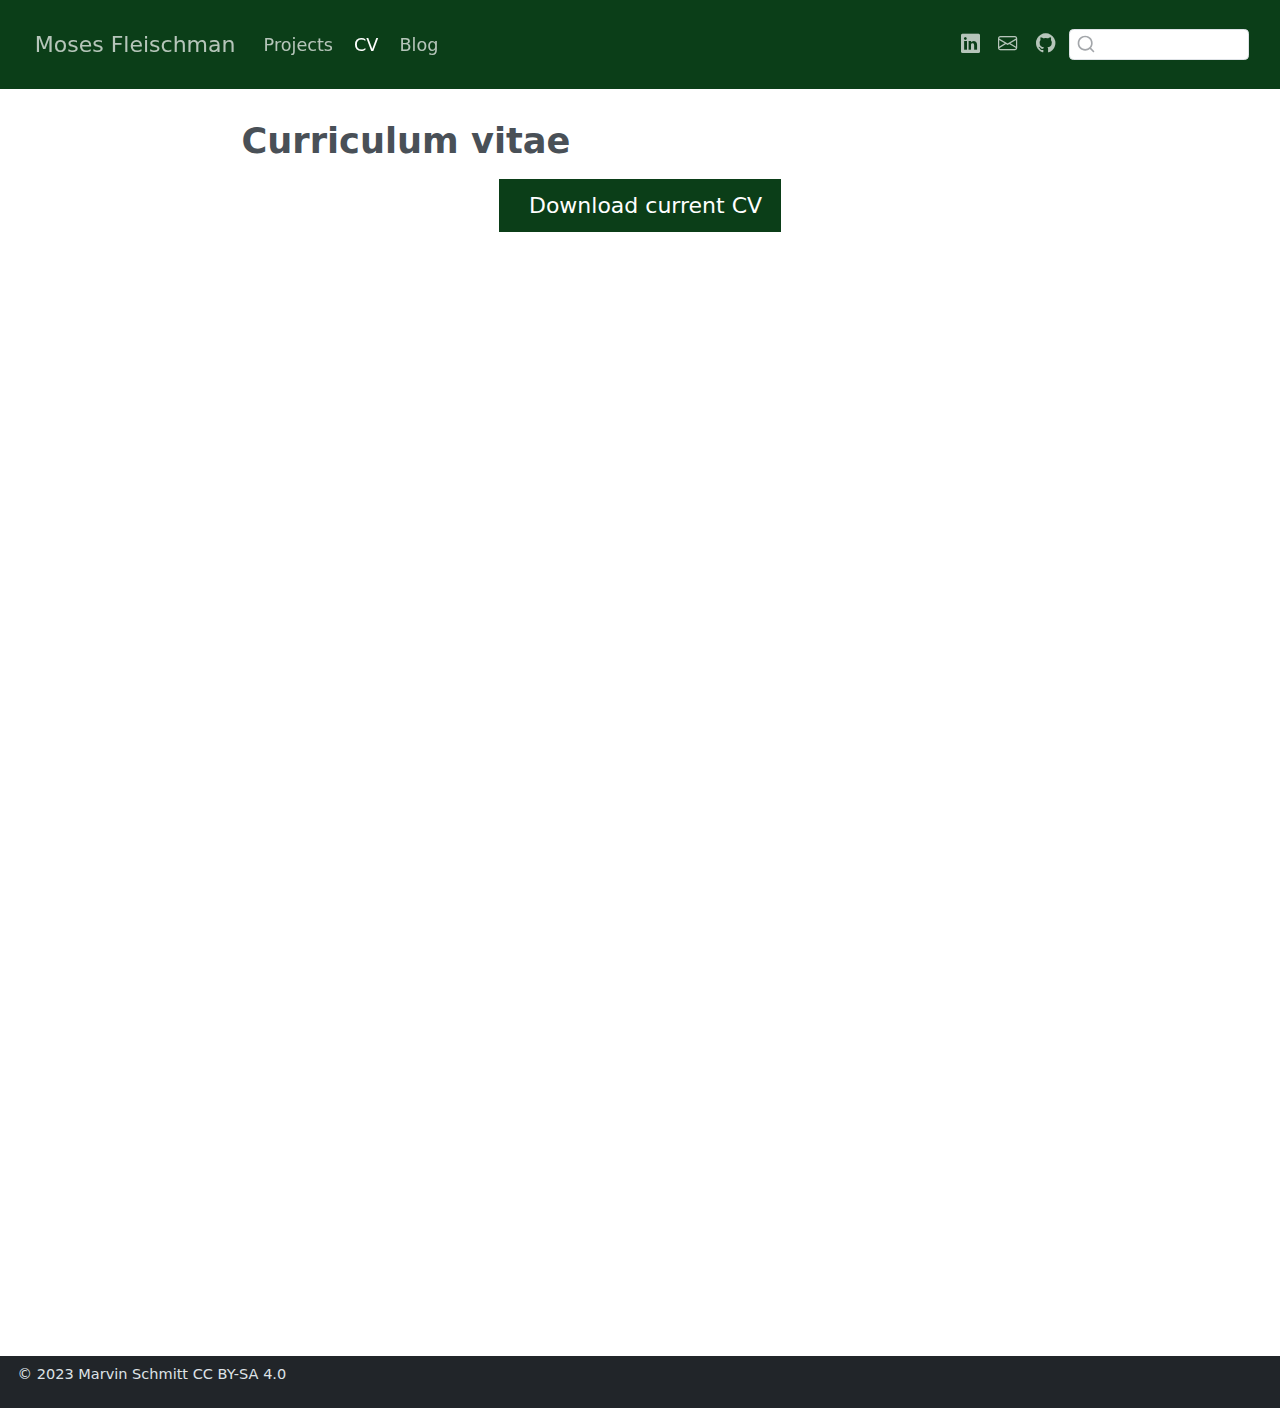
<file: docs/cv/index.html>
<!DOCTYPE html>
<html xmlns="http://www.w3.org/1999/xhtml" lang="en" xml:lang="en"><head>

<meta charset="utf-8">
<meta name="generator" content="quarto-1.8.25">

<meta name="viewport" content="width=device-width, initial-scale=1.0, user-scalable=yes">


<title>Curriculum vitae – Moses Fleischman</title>
<style>
code{white-space: pre-wrap;}
span.smallcaps{font-variant: small-caps;}
div.columns{display: flex; gap: min(4vw, 1.5em);}
div.column{flex: auto; overflow-x: auto;}
div.hanging-indent{margin-left: 1.5em; text-indent: -1.5em;}
ul.task-list{list-style: none;}
ul.task-list li input[type="checkbox"] {
  width: 0.8em;
  margin: 0 0.8em 0.2em -1em; /* quarto-specific, see https://github.com/quarto-dev/quarto-cli/issues/4556 */ 
  vertical-align: middle;
}
</style>


<script src="../site_libs/quarto-nav/quarto-nav.js"></script>
<script src="../site_libs/clipboard/clipboard.min.js"></script>
<script src="../site_libs/quarto-search/autocomplete.umd.js"></script>
<script src="../site_libs/quarto-search/fuse.min.js"></script>
<script src="../site_libs/quarto-search/quarto-search.js"></script>
<meta name="quarto:offset" content="../">
<script src="../site_libs/quarto-html/quarto.js" type="module"></script>
<script src="../site_libs/quarto-html/tabsets/tabsets.js" type="module"></script>
<script src="../site_libs/quarto-html/axe/axe-check.js" type="module"></script>
<script src="../site_libs/quarto-html/popper.min.js"></script>
<script src="../site_libs/quarto-html/tippy.umd.min.js"></script>
<script src="../site_libs/quarto-html/anchor.min.js"></script>
<link href="../site_libs/quarto-html/tippy.css" rel="stylesheet">
<link href="../site_libs/quarto-html/quarto-syntax-highlighting-7b89279ff1a6dce999919e0e67d4d9ec.css" rel="stylesheet" id="quarto-text-highlighting-styles">
<script src="../site_libs/bootstrap/bootstrap.min.js"></script>
<link href="../site_libs/bootstrap/bootstrap-icons.css" rel="stylesheet">
<link href="../site_libs/bootstrap/bootstrap-4772a6e3350fcd39146a90348b49319d.min.css" rel="stylesheet" append-hash="true" id="quarto-bootstrap" data-mode="light">
<script id="quarto-search-options" type="application/json">{
  "location": "navbar",
  "copy-button": false,
  "collapse-after": 3,
  "panel-placement": "end",
  "type": "textbox",
  "limit": 50,
  "keyboard-shortcut": [
    "f",
    "/",
    "s"
  ],
  "language": {
    "search-no-results-text": "No results",
    "search-matching-documents-text": "matching documents",
    "search-copy-link-title": "Copy link to search",
    "search-hide-matches-text": "Hide additional matches",
    "search-more-match-text": "more match in this document",
    "search-more-matches-text": "more matches in this document",
    "search-clear-button-title": "Clear",
    "search-text-placeholder": "",
    "search-detached-cancel-button-title": "Cancel",
    "search-submit-button-title": "Submit",
    "search-label": "Search"
  }
}</script>


</head>

<body class="nav-fixed fullcontent quarto-light">

<div id="quarto-search-results"></div>
  <header id="quarto-header" class="headroom fixed-top">
    <nav class="navbar navbar-expand-lg " data-bs-theme="dark">
      <div class="navbar-container container-fluid">
      <div class="navbar-brand-container mx-auto">
    <a href="../index.html" class="navbar-brand navbar-brand-logo">
    </a>
    <a class="navbar-brand" href="../index.html">
    <span class="navbar-title">Moses Fleischman</span>
    </a>
  </div>
            <div id="quarto-search" class="" title="Search"></div>
          <button class="navbar-toggler" type="button" data-bs-toggle="collapse" data-bs-target="#navbarCollapse" aria-controls="navbarCollapse" role="menu" aria-expanded="false" aria-label="Toggle navigation" onclick="if (window.quartoToggleHeadroom) { window.quartoToggleHeadroom(); }">
  <span class="navbar-toggler-icon"></span>
</button>
          <div class="collapse navbar-collapse" id="navbarCollapse">
            <ul class="navbar-nav navbar-nav-scroll me-auto">
  <li class="nav-item">
    <a class="nav-link" href="../projects/index.html"> 
<span class="menu-text">Projects</span></a>
  </li>  
  <li class="nav-item">
    <a class="nav-link active" href="../cv/index.html" aria-current="page"> 
<span class="menu-text">CV</span></a>
  </li>  
  <li class="nav-item">
    <a class="nav-link" href="../blog/index.html"> 
<span class="menu-text">Blog</span></a>
  </li>  
</ul>
            <ul class="navbar-nav navbar-nav-scroll ms-auto">
  <li class="nav-item compact">
    <a class="nav-link" href="https://www.linkedin.com/in/moses-fleischman/"> <i class="bi bi-linkedin" role="img">
</i> 
<span class="menu-text"></span></a>
  </li>  
  <li class="nav-item compact">
    <a class="nav-link" href="mailto:mosesfleischman@gmail.com"> <i class="bi bi-envelope" role="img" aria-label="email">
</i> 
<span class="menu-text"></span></a>
  </li>  
  <li class="nav-item compact">
    <a class="nav-link" href="https://github.com/MosesFleischman/Public-Health-Analyses/blob/main/Mammography%20Screening%20and%20Rural%20Area.pdf"> <i class="bi bi-github" role="img">
</i> 
<span class="menu-text"></span></a>
  </li>  
</ul>
          </div> <!-- /navcollapse -->
            <div class="quarto-navbar-tools">
</div>
      </div> <!-- /container-fluid -->
    </nav>
</header>
<!-- content -->
<div id="quarto-content" class="quarto-container page-columns page-rows-contents page-layout-article page-navbar">
<!-- sidebar -->
<!-- margin-sidebar -->
    
<!-- main -->
<main class="content" id="quarto-document-content">

<header id="title-block-header" class="quarto-title-block default">
<div class="quarto-title">
<h1 class="title">Curriculum vitae</h1>
</div>



<div class="quarto-title-meta">

    
  
    
  </div>
  


</header>


<div class="cell">
<style type="text/css">
.embed-container {
    position: relative;
    padding-bottom: 129%;
    height: 0;
    overflow: hidden;
    max-width: 100%;
}
.embed-container iframe,
.embed-container object,
.embed-container embed {
    position: absolute;
    top: 0;
    left: 0;
    width: 100%;
    height: 100%;
}
</style>
</div>
<p class="text-center">
  <a class="btn btn-primary btn-lg cv-download" href="MosesFleischman_Resume.pdf" target="_blank">
    <i class="fa-solid fa-file-arrow-down"></i> Download current CV
  </a>
</p>
<div class="embed-container">
  <iframe src="MosesFleischman_Resume.pdf#toolbar=0" style="border: 0.5px;width: 100%;"></iframe>
</div>



</main> <!-- /main -->
<script id="quarto-html-after-body" type="application/javascript">
  window.document.addEventListener("DOMContentLoaded", function (event) {
    const icon = "";
    const anchorJS = new window.AnchorJS();
    anchorJS.options = {
      placement: 'right',
      icon: icon
    };
    anchorJS.add('.anchored');
    const isCodeAnnotation = (el) => {
      for (const clz of el.classList) {
        if (clz.startsWith('code-annotation-')) {                     
          return true;
        }
      }
      return false;
    }
    const onCopySuccess = function(e) {
      // button target
      const button = e.trigger;
      // don't keep focus
      button.blur();
      // flash "checked"
      button.classList.add('code-copy-button-checked');
      var currentTitle = button.getAttribute("title");
      button.setAttribute("title", "Copied!");
      let tooltip;
      if (window.bootstrap) {
        button.setAttribute("data-bs-toggle", "tooltip");
        button.setAttribute("data-bs-placement", "left");
        button.setAttribute("data-bs-title", "Copied!");
        tooltip = new bootstrap.Tooltip(button, 
          { trigger: "manual", 
            customClass: "code-copy-button-tooltip",
            offset: [0, -8]});
        tooltip.show();    
      }
      setTimeout(function() {
        if (tooltip) {
          tooltip.hide();
          button.removeAttribute("data-bs-title");
          button.removeAttribute("data-bs-toggle");
          button.removeAttribute("data-bs-placement");
        }
        button.setAttribute("title", currentTitle);
        button.classList.remove('code-copy-button-checked');
      }, 1000);
      // clear code selection
      e.clearSelection();
    }
    const getTextToCopy = function(trigger) {
      const outerScaffold = trigger.parentElement.cloneNode(true);
      const codeEl = outerScaffold.querySelector('code');
      for (const childEl of codeEl.children) {
        if (isCodeAnnotation(childEl)) {
          childEl.remove();
        }
      }
      return codeEl.innerText;
    }
    const clipboard = new window.ClipboardJS('.code-copy-button:not([data-in-quarto-modal])', {
      text: getTextToCopy
    });
    clipboard.on('success', onCopySuccess);
    if (window.document.getElementById('quarto-embedded-source-code-modal')) {
      const clipboardModal = new window.ClipboardJS('.code-copy-button[data-in-quarto-modal]', {
        text: getTextToCopy,
        container: window.document.getElementById('quarto-embedded-source-code-modal')
      });
      clipboardModal.on('success', onCopySuccess);
    }
      var localhostRegex = new RegExp(/^(?:http|https):\/\/localhost\:?[0-9]*\//);
      var mailtoRegex = new RegExp(/^mailto:/);
        var filterRegex = new RegExp('/' + window.location.host + '/');
      var isInternal = (href) => {
          return filterRegex.test(href) || localhostRegex.test(href) || mailtoRegex.test(href);
      }
      // Inspect non-navigation links and adorn them if external
     var links = window.document.querySelectorAll('a[href]:not(.nav-link):not(.navbar-brand):not(.toc-action):not(.sidebar-link):not(.sidebar-item-toggle):not(.pagination-link):not(.no-external):not([aria-hidden]):not(.dropdown-item):not(.quarto-navigation-tool):not(.about-link)');
      for (var i=0; i<links.length; i++) {
        const link = links[i];
        if (!isInternal(link.href)) {
          // undo the damage that might have been done by quarto-nav.js in the case of
          // links that we want to consider external
          if (link.dataset.originalHref !== undefined) {
            link.href = link.dataset.originalHref;
          }
        }
      }
    function tippyHover(el, contentFn, onTriggerFn, onUntriggerFn) {
      const config = {
        allowHTML: true,
        maxWidth: 500,
        delay: 100,
        arrow: false,
        appendTo: function(el) {
            return el.parentElement;
        },
        interactive: true,
        interactiveBorder: 10,
        theme: 'quarto',
        placement: 'bottom-start',
      };
      if (contentFn) {
        config.content = contentFn;
      }
      if (onTriggerFn) {
        config.onTrigger = onTriggerFn;
      }
      if (onUntriggerFn) {
        config.onUntrigger = onUntriggerFn;
      }
      window.tippy(el, config); 
    }
    const noterefs = window.document.querySelectorAll('a[role="doc-noteref"]');
    for (var i=0; i<noterefs.length; i++) {
      const ref = noterefs[i];
      tippyHover(ref, function() {
        // use id or data attribute instead here
        let href = ref.getAttribute('data-footnote-href') || ref.getAttribute('href');
        try { href = new URL(href).hash; } catch {}
        const id = href.replace(/^#\/?/, "");
        const note = window.document.getElementById(id);
        if (note) {
          return note.innerHTML;
        } else {
          return "";
        }
      });
    }
    const xrefs = window.document.querySelectorAll('a.quarto-xref');
    const processXRef = (id, note) => {
      // Strip column container classes
      const stripColumnClz = (el) => {
        el.classList.remove("page-full", "page-columns");
        if (el.children) {
          for (const child of el.children) {
            stripColumnClz(child);
          }
        }
      }
      stripColumnClz(note)
      if (id === null || id.startsWith('sec-')) {
        // Special case sections, only their first couple elements
        const container = document.createElement("div");
        if (note.children && note.children.length > 2) {
          container.appendChild(note.children[0].cloneNode(true));
          for (let i = 1; i < note.children.length; i++) {
            const child = note.children[i];
            if (child.tagName === "P" && child.innerText === "") {
              continue;
            } else {
              container.appendChild(child.cloneNode(true));
              break;
            }
          }
          if (window.Quarto?.typesetMath) {
            window.Quarto.typesetMath(container);
          }
          return container.innerHTML
        } else {
          if (window.Quarto?.typesetMath) {
            window.Quarto.typesetMath(note);
          }
          return note.innerHTML;
        }
      } else {
        // Remove any anchor links if they are present
        const anchorLink = note.querySelector('a.anchorjs-link');
        if (anchorLink) {
          anchorLink.remove();
        }
        if (window.Quarto?.typesetMath) {
          window.Quarto.typesetMath(note);
        }
        if (note.classList.contains("callout")) {
          return note.outerHTML;
        } else {
          return note.innerHTML;
        }
      }
    }
    for (var i=0; i<xrefs.length; i++) {
      const xref = xrefs[i];
      tippyHover(xref, undefined, function(instance) {
        instance.disable();
        let url = xref.getAttribute('href');
        let hash = undefined; 
        if (url.startsWith('#')) {
          hash = url;
        } else {
          try { hash = new URL(url).hash; } catch {}
        }
        if (hash) {
          const id = hash.replace(/^#\/?/, "");
          const note = window.document.getElementById(id);
          if (note !== null) {
            try {
              const html = processXRef(id, note.cloneNode(true));
              instance.setContent(html);
            } finally {
              instance.enable();
              instance.show();
            }
          } else {
            // See if we can fetch this
            fetch(url.split('#')[0])
            .then(res => res.text())
            .then(html => {
              const parser = new DOMParser();
              const htmlDoc = parser.parseFromString(html, "text/html");
              const note = htmlDoc.getElementById(id);
              if (note !== null) {
                const html = processXRef(id, note);
                instance.setContent(html);
              } 
            }).finally(() => {
              instance.enable();
              instance.show();
            });
          }
        } else {
          // See if we can fetch a full url (with no hash to target)
          // This is a special case and we should probably do some content thinning / targeting
          fetch(url)
          .then(res => res.text())
          .then(html => {
            const parser = new DOMParser();
            const htmlDoc = parser.parseFromString(html, "text/html");
            const note = htmlDoc.querySelector('main.content');
            if (note !== null) {
              // This should only happen for chapter cross references
              // (since there is no id in the URL)
              // remove the first header
              if (note.children.length > 0 && note.children[0].tagName === "HEADER") {
                note.children[0].remove();
              }
              const html = processXRef(null, note);
              instance.setContent(html);
            } 
          }).finally(() => {
            instance.enable();
            instance.show();
          });
        }
      }, function(instance) {
      });
    }
        let selectedAnnoteEl;
        const selectorForAnnotation = ( cell, annotation) => {
          let cellAttr = 'data-code-cell="' + cell + '"';
          let lineAttr = 'data-code-annotation="' +  annotation + '"';
          const selector = 'span[' + cellAttr + '][' + lineAttr + ']';
          return selector;
        }
        const selectCodeLines = (annoteEl) => {
          const doc = window.document;
          const targetCell = annoteEl.getAttribute("data-target-cell");
          const targetAnnotation = annoteEl.getAttribute("data-target-annotation");
          const annoteSpan = window.document.querySelector(selectorForAnnotation(targetCell, targetAnnotation));
          const lines = annoteSpan.getAttribute("data-code-lines").split(",");
          const lineIds = lines.map((line) => {
            return targetCell + "-" + line;
          })
          let top = null;
          let height = null;
          let parent = null;
          if (lineIds.length > 0) {
              //compute the position of the single el (top and bottom and make a div)
              const el = window.document.getElementById(lineIds[0]);
              top = el.offsetTop;
              height = el.offsetHeight;
              parent = el.parentElement.parentElement;
            if (lineIds.length > 1) {
              const lastEl = window.document.getElementById(lineIds[lineIds.length - 1]);
              const bottom = lastEl.offsetTop + lastEl.offsetHeight;
              height = bottom - top;
            }
            if (top !== null && height !== null && parent !== null) {
              // cook up a div (if necessary) and position it 
              let div = window.document.getElementById("code-annotation-line-highlight");
              if (div === null) {
                div = window.document.createElement("div");
                div.setAttribute("id", "code-annotation-line-highlight");
                div.style.position = 'absolute';
                parent.appendChild(div);
              }
              div.style.top = top - 2 + "px";
              div.style.height = height + 4 + "px";
              div.style.left = 0;
              let gutterDiv = window.document.getElementById("code-annotation-line-highlight-gutter");
              if (gutterDiv === null) {
                gutterDiv = window.document.createElement("div");
                gutterDiv.setAttribute("id", "code-annotation-line-highlight-gutter");
                gutterDiv.style.position = 'absolute';
                const codeCell = window.document.getElementById(targetCell);
                const gutter = codeCell.querySelector('.code-annotation-gutter');
                gutter.appendChild(gutterDiv);
              }
              gutterDiv.style.top = top - 2 + "px";
              gutterDiv.style.height = height + 4 + "px";
            }
            selectedAnnoteEl = annoteEl;
          }
        };
        const unselectCodeLines = () => {
          const elementsIds = ["code-annotation-line-highlight", "code-annotation-line-highlight-gutter"];
          elementsIds.forEach((elId) => {
            const div = window.document.getElementById(elId);
            if (div) {
              div.remove();
            }
          });
          selectedAnnoteEl = undefined;
        };
          // Handle positioning of the toggle
      window.addEventListener(
        "resize",
        throttle(() => {
          elRect = undefined;
          if (selectedAnnoteEl) {
            selectCodeLines(selectedAnnoteEl);
          }
        }, 10)
      );
      function throttle(fn, ms) {
      let throttle = false;
      let timer;
        return (...args) => {
          if(!throttle) { // first call gets through
              fn.apply(this, args);
              throttle = true;
          } else { // all the others get throttled
              if(timer) clearTimeout(timer); // cancel #2
              timer = setTimeout(() => {
                fn.apply(this, args);
                timer = throttle = false;
              }, ms);
          }
        };
      }
        // Attach click handler to the DT
        const annoteDls = window.document.querySelectorAll('dt[data-target-cell]');
        for (const annoteDlNode of annoteDls) {
          annoteDlNode.addEventListener('click', (event) => {
            const clickedEl = event.target;
            if (clickedEl !== selectedAnnoteEl) {
              unselectCodeLines();
              const activeEl = window.document.querySelector('dt[data-target-cell].code-annotation-active');
              if (activeEl) {
                activeEl.classList.remove('code-annotation-active');
              }
              selectCodeLines(clickedEl);
              clickedEl.classList.add('code-annotation-active');
            } else {
              // Unselect the line
              unselectCodeLines();
              clickedEl.classList.remove('code-annotation-active');
            }
          });
        }
    const findCites = (el) => {
      const parentEl = el.parentElement;
      if (parentEl) {
        const cites = parentEl.dataset.cites;
        if (cites) {
          return {
            el,
            cites: cites.split(' ')
          };
        } else {
          return findCites(el.parentElement)
        }
      } else {
        return undefined;
      }
    };
    var bibliorefs = window.document.querySelectorAll('a[role="doc-biblioref"]');
    for (var i=0; i<bibliorefs.length; i++) {
      const ref = bibliorefs[i];
      const citeInfo = findCites(ref);
      if (citeInfo) {
        tippyHover(citeInfo.el, function() {
          var popup = window.document.createElement('div');
          citeInfo.cites.forEach(function(cite) {
            var citeDiv = window.document.createElement('div');
            citeDiv.classList.add('hanging-indent');
            citeDiv.classList.add('csl-entry');
            var biblioDiv = window.document.getElementById('ref-' + cite);
            if (biblioDiv) {
              citeDiv.innerHTML = biblioDiv.innerHTML;
            }
            popup.appendChild(citeDiv);
          });
          return popup.innerHTML;
        });
      }
    }
  });
  </script>
</div> <!-- /content -->
<footer class="footer">
  <div class="nav-footer">
    <div class="nav-footer-left">
<p><span class="faux-block">© 2023 Marvin Schmitt CC BY-SA 4.0</span></p>
</div>   
    <div class="nav-footer-center">
      &nbsp;
    </div>
    <div class="nav-footer-right">
      &nbsp;
    </div>
  </div>
</footer>




</body></html>
</file>
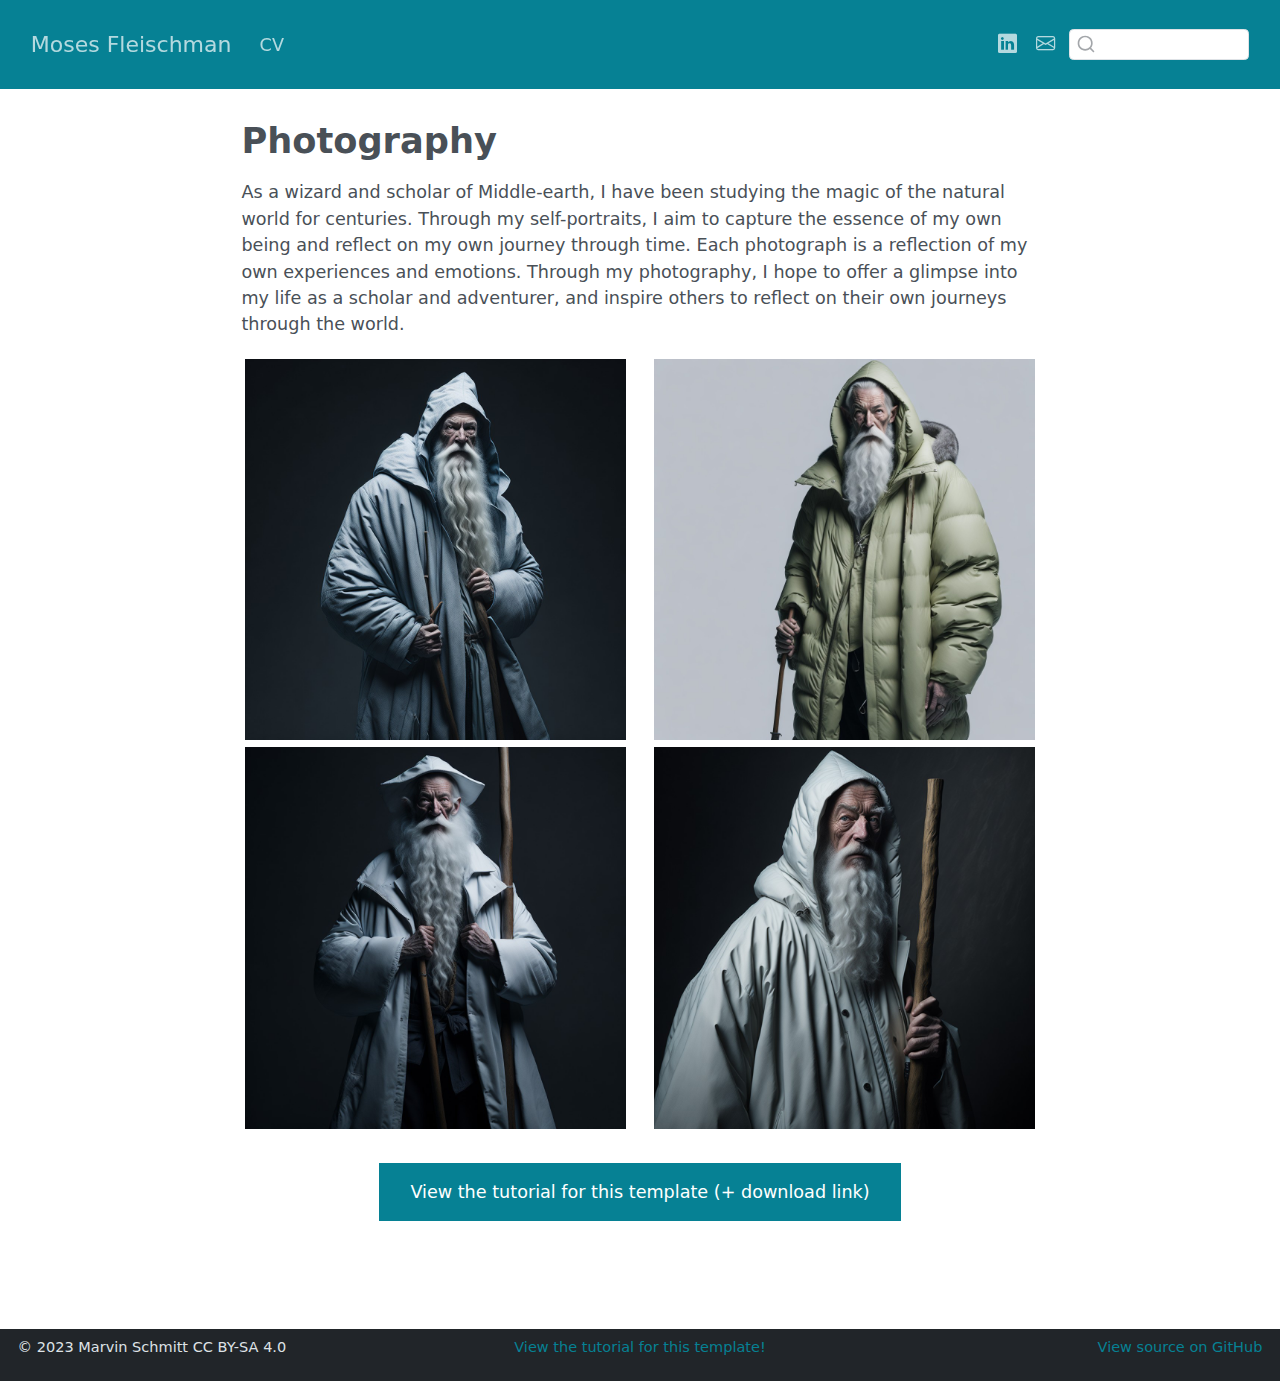
<file: docs/photography/index.html>
<!DOCTYPE html>
<html xmlns="http://www.w3.org/1999/xhtml" lang="en" xml:lang="en"><head>

<meta charset="utf-8">
<meta name="generator" content="quarto-1.7.32">

<meta name="viewport" content="width=device-width, initial-scale=1.0, user-scalable=yes">


<title>Photography – Moses Fleischman</title>
<style>
code{white-space: pre-wrap;}
span.smallcaps{font-variant: small-caps;}
div.columns{display: flex; gap: min(4vw, 1.5em);}
div.column{flex: auto; overflow-x: auto;}
div.hanging-indent{margin-left: 1.5em; text-indent: -1.5em;}
ul.task-list{list-style: none;}
ul.task-list li input[type="checkbox"] {
  width: 0.8em;
  margin: 0 0.8em 0.2em -1em; /* quarto-specific, see https://github.com/quarto-dev/quarto-cli/issues/4556 */ 
  vertical-align: middle;
}
</style>


<script src="../site_libs/quarto-nav/quarto-nav.js"></script>
<script src="../site_libs/clipboard/clipboard.min.js"></script>
<script src="../site_libs/quarto-search/autocomplete.umd.js"></script>
<script src="../site_libs/quarto-search/fuse.min.js"></script>
<script src="../site_libs/quarto-search/quarto-search.js"></script>
<meta name="quarto:offset" content="../">
<script src="../site_libs/quarto-html/quarto.js" type="module"></script>
<script src="../site_libs/quarto-html/tabsets/tabsets.js" type="module"></script>
<script src="../site_libs/quarto-html/popper.min.js"></script>
<script src="../site_libs/quarto-html/tippy.umd.min.js"></script>
<script src="../site_libs/quarto-html/anchor.min.js"></script>
<link href="../site_libs/quarto-html/tippy.css" rel="stylesheet">
<link href="../site_libs/quarto-html/quarto-syntax-highlighting-37eea08aefeeee20ff55810ff984fec1.css" rel="stylesheet" id="quarto-text-highlighting-styles">
<script src="../site_libs/bootstrap/bootstrap.min.js"></script>
<link href="../site_libs/bootstrap/bootstrap-icons.css" rel="stylesheet">
<link href="../site_libs/bootstrap/bootstrap-4719e90145d2de3ab97e7443e3012f11.min.css" rel="stylesheet" append-hash="true" id="quarto-bootstrap" data-mode="light">
<script id="quarto-search-options" type="application/json">{
  "location": "navbar",
  "copy-button": false,
  "collapse-after": 3,
  "panel-placement": "end",
  "type": "textbox",
  "limit": 50,
  "keyboard-shortcut": [
    "f",
    "/",
    "s"
  ],
  "language": {
    "search-no-results-text": "No results",
    "search-matching-documents-text": "matching documents",
    "search-copy-link-title": "Copy link to search",
    "search-hide-matches-text": "Hide additional matches",
    "search-more-match-text": "more match in this document",
    "search-more-matches-text": "more matches in this document",
    "search-clear-button-title": "Clear",
    "search-text-placeholder": "",
    "search-detached-cancel-button-title": "Cancel",
    "search-submit-button-title": "Submit",
    "search-label": "Search"
  }
}</script>


</head>

<body class="nav-fixed fullcontent quarto-light">

<div id="quarto-search-results"></div>
  <header id="quarto-header" class="headroom fixed-top">
    <nav class="navbar navbar-expand-lg " data-bs-theme="dark">
      <div class="navbar-container container-fluid">
      <div class="navbar-brand-container mx-auto">
    <a class="navbar-brand" href="../index.html">
    <span class="navbar-title">Moses Fleischman</span>
    </a>
  </div>
            <div id="quarto-search" class="" title="Search"></div>
          <button class="navbar-toggler" type="button" data-bs-toggle="collapse" data-bs-target="#navbarCollapse" aria-controls="navbarCollapse" role="menu" aria-expanded="false" aria-label="Toggle navigation" onclick="if (window.quartoToggleHeadroom) { window.quartoToggleHeadroom(); }">
  <span class="navbar-toggler-icon"></span>
</button>
          <div class="collapse navbar-collapse" id="navbarCollapse">
            <ul class="navbar-nav navbar-nav-scroll me-auto">
  <li class="nav-item">
    <a class="nav-link" href="../cv/index.html"> 
<span class="menu-text">CV</span></a>
  </li>  
</ul>
            <ul class="navbar-nav navbar-nav-scroll ms-auto">
  <li class="nav-item compact">
    <a class="nav-link" href="https://www.linkedin.com/in/moses-fleischman/"> <i class="bi bi-linkedin" role="img">
</i> 
<span class="menu-text"></span></a>
  </li>  
  <li class="nav-item compact">
    <a class="nav-link" href="mailto:mosesfleischman@gmail.com"> <i class="bi bi-envelope" role="img" aria-label="email">
</i> 
<span class="menu-text"></span></a>
  </li>  
</ul>
          </div> <!-- /navcollapse -->
            <div class="quarto-navbar-tools">
</div>
      </div> <!-- /container-fluid -->
    </nav>
</header>
<!-- content -->
<div id="quarto-content" class="quarto-container page-columns page-rows-contents page-layout-article page-navbar">
<!-- sidebar -->
<!-- margin-sidebar -->
    
<!-- main -->
<main class="content" id="quarto-document-content">

<header id="title-block-header" class="quarto-title-block default">
<div class="quarto-title">
<h1 class="title">Photography</h1>
</div>



<div class="quarto-title-meta">

    
  
    
  </div>
  


</header>


<p>As a wizard and scholar of Middle-earth, I have been studying the magic of the natural world for centuries. Through my self-portraits, I aim to capture the essence of my own being and reflect on my own journey through time. Each photograph is a reflection of my own experiences and emotions. Through my photography, I hope to offer a glimpse into my life as a scholar and adventurer, and inspire others to reflect on their own journeys through the world.</p>
<div class="quarto-layout-panel" data-layout-ncol="2">
<div class="quarto-layout-row">
<div class="quarto-layout-cell" style="flex-basis: 50.0%;justify-content: center;">
<p><img src="gandalf_image_1.jpg" class="img-fluid"></p>
</div>
<div class="quarto-layout-cell" style="flex-basis: 50.0%;justify-content: center;">
<p><img src="gandalf_image_2.jpg" class="img-fluid"></p>
</div>
</div>
<div class="quarto-layout-row">
<div class="quarto-layout-cell" style="flex-basis: 50.0%;justify-content: center;">
<p><img src="gandalf_image_3.jpg" class="img-fluid"></p>
</div>
<div class="quarto-layout-cell" style="flex-basis: 50.0%;justify-content: center;">
<p><img src="gandalf_image_4.jpg" class="img-fluid"></p>
</div>
</div>
</div>
<div style="margin: 30px; text-align: center;">
<a class="btn btn-primary" href="https://www.marvinschmitt.com/blog/website-tutorial-quarto/" role="button" target="_blank" style="padding: 15px 30px;">View the tutorial for this template (+ download link)</a>
</div>



</main> <!-- /main -->
<script id="quarto-html-after-body" type="application/javascript">
  window.document.addEventListener("DOMContentLoaded", function (event) {
    const icon = "";
    const anchorJS = new window.AnchorJS();
    anchorJS.options = {
      placement: 'right',
      icon: icon
    };
    anchorJS.add('.anchored');
    const isCodeAnnotation = (el) => {
      for (const clz of el.classList) {
        if (clz.startsWith('code-annotation-')) {                     
          return true;
        }
      }
      return false;
    }
    const onCopySuccess = function(e) {
      // button target
      const button = e.trigger;
      // don't keep focus
      button.blur();
      // flash "checked"
      button.classList.add('code-copy-button-checked');
      var currentTitle = button.getAttribute("title");
      button.setAttribute("title", "Copied!");
      let tooltip;
      if (window.bootstrap) {
        button.setAttribute("data-bs-toggle", "tooltip");
        button.setAttribute("data-bs-placement", "left");
        button.setAttribute("data-bs-title", "Copied!");
        tooltip = new bootstrap.Tooltip(button, 
          { trigger: "manual", 
            customClass: "code-copy-button-tooltip",
            offset: [0, -8]});
        tooltip.show();    
      }
      setTimeout(function() {
        if (tooltip) {
          tooltip.hide();
          button.removeAttribute("data-bs-title");
          button.removeAttribute("data-bs-toggle");
          button.removeAttribute("data-bs-placement");
        }
        button.setAttribute("title", currentTitle);
        button.classList.remove('code-copy-button-checked');
      }, 1000);
      // clear code selection
      e.clearSelection();
    }
    const getTextToCopy = function(trigger) {
        const codeEl = trigger.previousElementSibling.cloneNode(true);
        for (const childEl of codeEl.children) {
          if (isCodeAnnotation(childEl)) {
            childEl.remove();
          }
        }
        return codeEl.innerText;
    }
    const clipboard = new window.ClipboardJS('.code-copy-button:not([data-in-quarto-modal])', {
      text: getTextToCopy
    });
    clipboard.on('success', onCopySuccess);
    if (window.document.getElementById('quarto-embedded-source-code-modal')) {
      const clipboardModal = new window.ClipboardJS('.code-copy-button[data-in-quarto-modal]', {
        text: getTextToCopy,
        container: window.document.getElementById('quarto-embedded-source-code-modal')
      });
      clipboardModal.on('success', onCopySuccess);
    }
      var localhostRegex = new RegExp(/^(?:http|https):\/\/localhost\:?[0-9]*\//);
      var mailtoRegex = new RegExp(/^mailto:/);
        var filterRegex = new RegExp('/' + window.location.host + '/');
      var isInternal = (href) => {
          return filterRegex.test(href) || localhostRegex.test(href) || mailtoRegex.test(href);
      }
      // Inspect non-navigation links and adorn them if external
     var links = window.document.querySelectorAll('a[href]:not(.nav-link):not(.navbar-brand):not(.toc-action):not(.sidebar-link):not(.sidebar-item-toggle):not(.pagination-link):not(.no-external):not([aria-hidden]):not(.dropdown-item):not(.quarto-navigation-tool):not(.about-link)');
      for (var i=0; i<links.length; i++) {
        const link = links[i];
        if (!isInternal(link.href)) {
          // undo the damage that might have been done by quarto-nav.js in the case of
          // links that we want to consider external
          if (link.dataset.originalHref !== undefined) {
            link.href = link.dataset.originalHref;
          }
        }
      }
    function tippyHover(el, contentFn, onTriggerFn, onUntriggerFn) {
      const config = {
        allowHTML: true,
        maxWidth: 500,
        delay: 100,
        arrow: false,
        appendTo: function(el) {
            return el.parentElement;
        },
        interactive: true,
        interactiveBorder: 10,
        theme: 'quarto',
        placement: 'bottom-start',
      };
      if (contentFn) {
        config.content = contentFn;
      }
      if (onTriggerFn) {
        config.onTrigger = onTriggerFn;
      }
      if (onUntriggerFn) {
        config.onUntrigger = onUntriggerFn;
      }
      window.tippy(el, config); 
    }
    const noterefs = window.document.querySelectorAll('a[role="doc-noteref"]');
    for (var i=0; i<noterefs.length; i++) {
      const ref = noterefs[i];
      tippyHover(ref, function() {
        // use id or data attribute instead here
        let href = ref.getAttribute('data-footnote-href') || ref.getAttribute('href');
        try { href = new URL(href).hash; } catch {}
        const id = href.replace(/^#\/?/, "");
        const note = window.document.getElementById(id);
        if (note) {
          return note.innerHTML;
        } else {
          return "";
        }
      });
    }
    const xrefs = window.document.querySelectorAll('a.quarto-xref');
    const processXRef = (id, note) => {
      // Strip column container classes
      const stripColumnClz = (el) => {
        el.classList.remove("page-full", "page-columns");
        if (el.children) {
          for (const child of el.children) {
            stripColumnClz(child);
          }
        }
      }
      stripColumnClz(note)
      if (id === null || id.startsWith('sec-')) {
        // Special case sections, only their first couple elements
        const container = document.createElement("div");
        if (note.children && note.children.length > 2) {
          container.appendChild(note.children[0].cloneNode(true));
          for (let i = 1; i < note.children.length; i++) {
            const child = note.children[i];
            if (child.tagName === "P" && child.innerText === "") {
              continue;
            } else {
              container.appendChild(child.cloneNode(true));
              break;
            }
          }
          if (window.Quarto?.typesetMath) {
            window.Quarto.typesetMath(container);
          }
          return container.innerHTML
        } else {
          if (window.Quarto?.typesetMath) {
            window.Quarto.typesetMath(note);
          }
          return note.innerHTML;
        }
      } else {
        // Remove any anchor links if they are present
        const anchorLink = note.querySelector('a.anchorjs-link');
        if (anchorLink) {
          anchorLink.remove();
        }
        if (window.Quarto?.typesetMath) {
          window.Quarto.typesetMath(note);
        }
        if (note.classList.contains("callout")) {
          return note.outerHTML;
        } else {
          return note.innerHTML;
        }
      }
    }
    for (var i=0; i<xrefs.length; i++) {
      const xref = xrefs[i];
      tippyHover(xref, undefined, function(instance) {
        instance.disable();
        let url = xref.getAttribute('href');
        let hash = undefined; 
        if (url.startsWith('#')) {
          hash = url;
        } else {
          try { hash = new URL(url).hash; } catch {}
        }
        if (hash) {
          const id = hash.replace(/^#\/?/, "");
          const note = window.document.getElementById(id);
          if (note !== null) {
            try {
              const html = processXRef(id, note.cloneNode(true));
              instance.setContent(html);
            } finally {
              instance.enable();
              instance.show();
            }
          } else {
            // See if we can fetch this
            fetch(url.split('#')[0])
            .then(res => res.text())
            .then(html => {
              const parser = new DOMParser();
              const htmlDoc = parser.parseFromString(html, "text/html");
              const note = htmlDoc.getElementById(id);
              if (note !== null) {
                const html = processXRef(id, note);
                instance.setContent(html);
              } 
            }).finally(() => {
              instance.enable();
              instance.show();
            });
          }
        } else {
          // See if we can fetch a full url (with no hash to target)
          // This is a special case and we should probably do some content thinning / targeting
          fetch(url)
          .then(res => res.text())
          .then(html => {
            const parser = new DOMParser();
            const htmlDoc = parser.parseFromString(html, "text/html");
            const note = htmlDoc.querySelector('main.content');
            if (note !== null) {
              // This should only happen for chapter cross references
              // (since there is no id in the URL)
              // remove the first header
              if (note.children.length > 0 && note.children[0].tagName === "HEADER") {
                note.children[0].remove();
              }
              const html = processXRef(null, note);
              instance.setContent(html);
            } 
          }).finally(() => {
            instance.enable();
            instance.show();
          });
        }
      }, function(instance) {
      });
    }
        let selectedAnnoteEl;
        const selectorForAnnotation = ( cell, annotation) => {
          let cellAttr = 'data-code-cell="' + cell + '"';
          let lineAttr = 'data-code-annotation="' +  annotation + '"';
          const selector = 'span[' + cellAttr + '][' + lineAttr + ']';
          return selector;
        }
        const selectCodeLines = (annoteEl) => {
          const doc = window.document;
          const targetCell = annoteEl.getAttribute("data-target-cell");
          const targetAnnotation = annoteEl.getAttribute("data-target-annotation");
          const annoteSpan = window.document.querySelector(selectorForAnnotation(targetCell, targetAnnotation));
          const lines = annoteSpan.getAttribute("data-code-lines").split(",");
          const lineIds = lines.map((line) => {
            return targetCell + "-" + line;
          })
          let top = null;
          let height = null;
          let parent = null;
          if (lineIds.length > 0) {
              //compute the position of the single el (top and bottom and make a div)
              const el = window.document.getElementById(lineIds[0]);
              top = el.offsetTop;
              height = el.offsetHeight;
              parent = el.parentElement.parentElement;
            if (lineIds.length > 1) {
              const lastEl = window.document.getElementById(lineIds[lineIds.length - 1]);
              const bottom = lastEl.offsetTop + lastEl.offsetHeight;
              height = bottom - top;
            }
            if (top !== null && height !== null && parent !== null) {
              // cook up a div (if necessary) and position it 
              let div = window.document.getElementById("code-annotation-line-highlight");
              if (div === null) {
                div = window.document.createElement("div");
                div.setAttribute("id", "code-annotation-line-highlight");
                div.style.position = 'absolute';
                parent.appendChild(div);
              }
              div.style.top = top - 2 + "px";
              div.style.height = height + 4 + "px";
              div.style.left = 0;
              let gutterDiv = window.document.getElementById("code-annotation-line-highlight-gutter");
              if (gutterDiv === null) {
                gutterDiv = window.document.createElement("div");
                gutterDiv.setAttribute("id", "code-annotation-line-highlight-gutter");
                gutterDiv.style.position = 'absolute';
                const codeCell = window.document.getElementById(targetCell);
                const gutter = codeCell.querySelector('.code-annotation-gutter');
                gutter.appendChild(gutterDiv);
              }
              gutterDiv.style.top = top - 2 + "px";
              gutterDiv.style.height = height + 4 + "px";
            }
            selectedAnnoteEl = annoteEl;
          }
        };
        const unselectCodeLines = () => {
          const elementsIds = ["code-annotation-line-highlight", "code-annotation-line-highlight-gutter"];
          elementsIds.forEach((elId) => {
            const div = window.document.getElementById(elId);
            if (div) {
              div.remove();
            }
          });
          selectedAnnoteEl = undefined;
        };
          // Handle positioning of the toggle
      window.addEventListener(
        "resize",
        throttle(() => {
          elRect = undefined;
          if (selectedAnnoteEl) {
            selectCodeLines(selectedAnnoteEl);
          }
        }, 10)
      );
      function throttle(fn, ms) {
      let throttle = false;
      let timer;
        return (...args) => {
          if(!throttle) { // first call gets through
              fn.apply(this, args);
              throttle = true;
          } else { // all the others get throttled
              if(timer) clearTimeout(timer); // cancel #2
              timer = setTimeout(() => {
                fn.apply(this, args);
                timer = throttle = false;
              }, ms);
          }
        };
      }
        // Attach click handler to the DT
        const annoteDls = window.document.querySelectorAll('dt[data-target-cell]');
        for (const annoteDlNode of annoteDls) {
          annoteDlNode.addEventListener('click', (event) => {
            const clickedEl = event.target;
            if (clickedEl !== selectedAnnoteEl) {
              unselectCodeLines();
              const activeEl = window.document.querySelector('dt[data-target-cell].code-annotation-active');
              if (activeEl) {
                activeEl.classList.remove('code-annotation-active');
              }
              selectCodeLines(clickedEl);
              clickedEl.classList.add('code-annotation-active');
            } else {
              // Unselect the line
              unselectCodeLines();
              clickedEl.classList.remove('code-annotation-active');
            }
          });
        }
    const findCites = (el) => {
      const parentEl = el.parentElement;
      if (parentEl) {
        const cites = parentEl.dataset.cites;
        if (cites) {
          return {
            el,
            cites: cites.split(' ')
          };
        } else {
          return findCites(el.parentElement)
        }
      } else {
        return undefined;
      }
    };
    var bibliorefs = window.document.querySelectorAll('a[role="doc-biblioref"]');
    for (var i=0; i<bibliorefs.length; i++) {
      const ref = bibliorefs[i];
      const citeInfo = findCites(ref);
      if (citeInfo) {
        tippyHover(citeInfo.el, function() {
          var popup = window.document.createElement('div');
          citeInfo.cites.forEach(function(cite) {
            var citeDiv = window.document.createElement('div');
            citeDiv.classList.add('hanging-indent');
            citeDiv.classList.add('csl-entry');
            var biblioDiv = window.document.getElementById('ref-' + cite);
            if (biblioDiv) {
              citeDiv.innerHTML = biblioDiv.innerHTML;
            }
            popup.appendChild(citeDiv);
          });
          return popup.innerHTML;
        });
      }
    }
  });
  </script>
</div> <!-- /content -->
<footer class="footer">
  <div class="nav-footer">
    <div class="nav-footer-left">
<p><span class="faux-block">© 2023 Marvin Schmitt CC BY-SA 4.0</span></p>
</div>   
    <div class="nav-footer-center">
<p><span class="faux-block"><a href="https://www.marvinschmitt.com/blog/website-tutorial-quarto/">View the tutorial for this template!</a></span></p>
</div>
    <div class="nav-footer-right">
<p><span class="faux-block"><a href="https://github.com/marvinschmitt/quarto-website-template/">View source on GitHub</a></span></p>
</div>
  </div>
</footer>




</body></html>
</file>
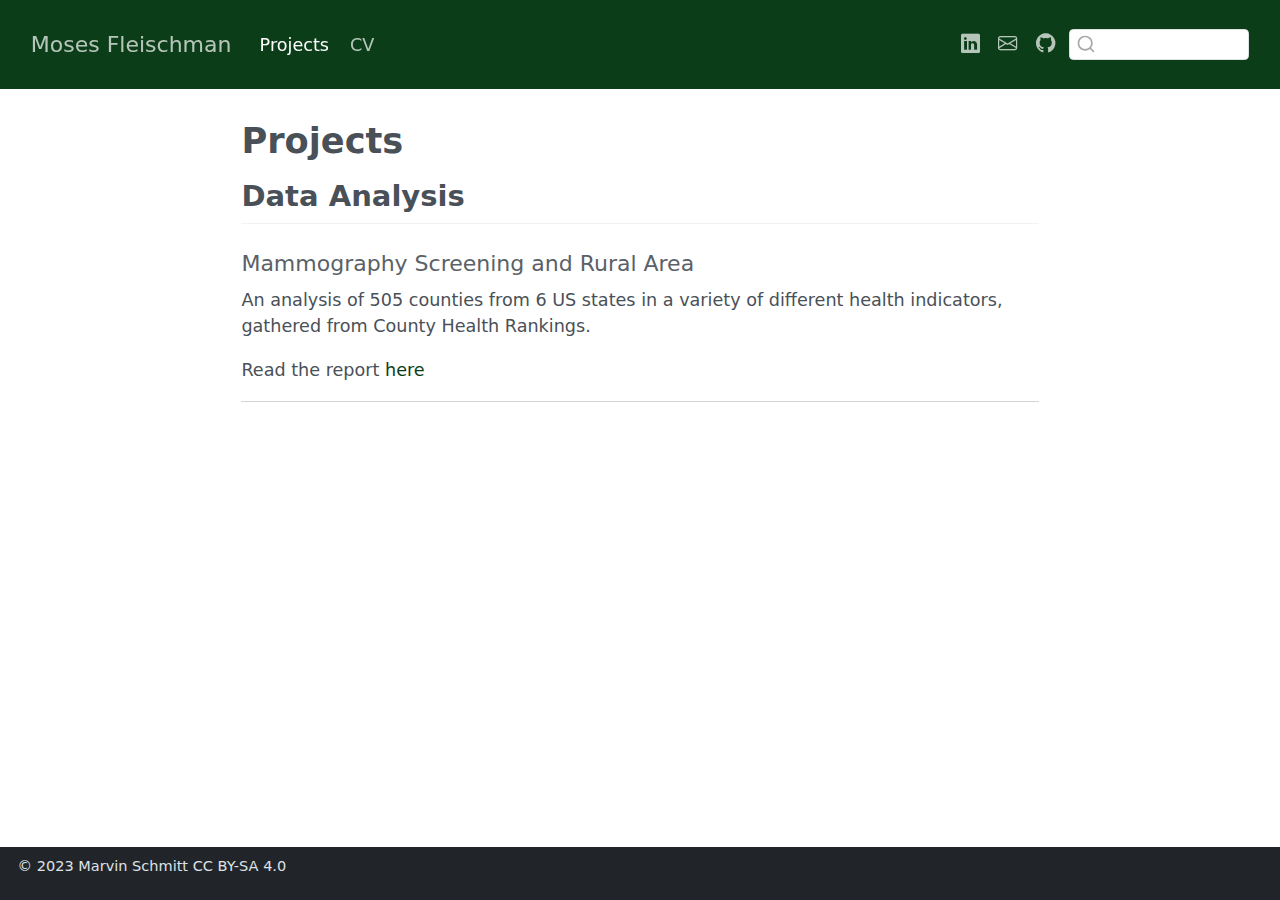
<file: docs/projects/index.html>
<!DOCTYPE html>
<html xmlns="http://www.w3.org/1999/xhtml" lang="en" xml:lang="en"><head>

<meta charset="utf-8">
<meta name="generator" content="quarto-1.7.32">

<meta name="viewport" content="width=device-width, initial-scale=1.0, user-scalable=yes">


<title>Projects – Moses Fleischman</title>
<style>
code{white-space: pre-wrap;}
span.smallcaps{font-variant: small-caps;}
div.columns{display: flex; gap: min(4vw, 1.5em);}
div.column{flex: auto; overflow-x: auto;}
div.hanging-indent{margin-left: 1.5em; text-indent: -1.5em;}
ul.task-list{list-style: none;}
ul.task-list li input[type="checkbox"] {
  width: 0.8em;
  margin: 0 0.8em 0.2em -1em; /* quarto-specific, see https://github.com/quarto-dev/quarto-cli/issues/4556 */ 
  vertical-align: middle;
}
</style>


<script src="../site_libs/quarto-nav/quarto-nav.js"></script>
<script src="../site_libs/clipboard/clipboard.min.js"></script>
<script src="../site_libs/quarto-search/autocomplete.umd.js"></script>
<script src="../site_libs/quarto-search/fuse.min.js"></script>
<script src="../site_libs/quarto-search/quarto-search.js"></script>
<meta name="quarto:offset" content="../">
<script src="../site_libs/quarto-html/quarto.js" type="module"></script>
<script src="../site_libs/quarto-html/tabsets/tabsets.js" type="module"></script>
<script src="../site_libs/quarto-html/popper.min.js"></script>
<script src="../site_libs/quarto-html/tippy.umd.min.js"></script>
<script src="../site_libs/quarto-html/anchor.min.js"></script>
<link href="../site_libs/quarto-html/tippy.css" rel="stylesheet">
<link href="../site_libs/quarto-html/quarto-syntax-highlighting-37eea08aefeeee20ff55810ff984fec1.css" rel="stylesheet" id="quarto-text-highlighting-styles">
<script src="../site_libs/bootstrap/bootstrap.min.js"></script>
<link href="../site_libs/bootstrap/bootstrap-icons.css" rel="stylesheet">
<link href="../site_libs/bootstrap/bootstrap-aca5d3ebc54f17cbe1763c80afcfd362.min.css" rel="stylesheet" append-hash="true" id="quarto-bootstrap" data-mode="light">
<script id="quarto-search-options" type="application/json">{
  "location": "navbar",
  "copy-button": false,
  "collapse-after": 3,
  "panel-placement": "end",
  "type": "textbox",
  "limit": 50,
  "keyboard-shortcut": [
    "f",
    "/",
    "s"
  ],
  "language": {
    "search-no-results-text": "No results",
    "search-matching-documents-text": "matching documents",
    "search-copy-link-title": "Copy link to search",
    "search-hide-matches-text": "Hide additional matches",
    "search-more-match-text": "more match in this document",
    "search-more-matches-text": "more matches in this document",
    "search-clear-button-title": "Clear",
    "search-text-placeholder": "",
    "search-detached-cancel-button-title": "Cancel",
    "search-submit-button-title": "Submit",
    "search-label": "Search"
  }
}</script>


</head>

<body class="nav-fixed fullcontent quarto-light">

<div id="quarto-search-results"></div>
  <header id="quarto-header" class="headroom fixed-top">
    <nav class="navbar navbar-expand-lg " data-bs-theme="dark">
      <div class="navbar-container container-fluid">
      <div class="navbar-brand-container mx-auto">
    <a class="navbar-brand" href="../index.html">
    <span class="navbar-title">Moses Fleischman</span>
    </a>
  </div>
            <div id="quarto-search" class="" title="Search"></div>
          <button class="navbar-toggler" type="button" data-bs-toggle="collapse" data-bs-target="#navbarCollapse" aria-controls="navbarCollapse" role="menu" aria-expanded="false" aria-label="Toggle navigation" onclick="if (window.quartoToggleHeadroom) { window.quartoToggleHeadroom(); }">
  <span class="navbar-toggler-icon"></span>
</button>
          <div class="collapse navbar-collapse" id="navbarCollapse">
            <ul class="navbar-nav navbar-nav-scroll me-auto">
  <li class="nav-item">
    <a class="nav-link active" href="../projects/index.html" aria-current="page"> 
<span class="menu-text">Projects</span></a>
  </li>  
  <li class="nav-item">
    <a class="nav-link" href="../cv/index.html"> 
<span class="menu-text">CV</span></a>
  </li>  
</ul>
            <ul class="navbar-nav navbar-nav-scroll ms-auto">
  <li class="nav-item compact">
    <a class="nav-link" href="https://www.linkedin.com/in/moses-fleischman/"> <i class="bi bi-linkedin" role="img">
</i> 
<span class="menu-text"></span></a>
  </li>  
  <li class="nav-item compact">
    <a class="nav-link" href="mailto:mosesfleischman@gmail.com"> <i class="bi bi-envelope" role="img" aria-label="email">
</i> 
<span class="menu-text"></span></a>
  </li>  
  <li class="nav-item compact">
    <a class="nav-link" href="https://github.com/MosesFleischman/Public-Health-Analyses/blob/main/Mammography%20Screening%20and%20Rural%20Area.pdf"> <i class="bi bi-github" role="img">
</i> 
<span class="menu-text"></span></a>
  </li>  
</ul>
          </div> <!-- /navcollapse -->
            <div class="quarto-navbar-tools">
</div>
      </div> <!-- /container-fluid -->
    </nav>
</header>
<!-- content -->
<div id="quarto-content" class="quarto-container page-columns page-rows-contents page-layout-article page-navbar">
<!-- sidebar -->
<!-- margin-sidebar -->
    
<!-- main -->
<main class="content" id="quarto-document-content">

<header id="title-block-header" class="quarto-title-block default">
<div class="quarto-title">
<h1 class="title">Projects</h1>
</div>



<div class="quarto-title-meta">

    
  
    
  </div>
  


</header>


<section id="data-analysis" class="level2">
<h2 class="anchored" data-anchor-id="data-analysis">Data Analysis</h2>
<section id="mammography-screening-and-rural-area" class="level4">
<h4 class="anchored" data-anchor-id="mammography-screening-and-rural-area">Mammography Screening and Rural Area</h4>
<p>An analysis of 505 counties from 6 US states in a variety of different health indicators, gathered from County Health Rankings.</p>
<p>Read the report <a href="https://github.com/MosesFleischman/Public-Health-Analyses">here</a></p>
<hr>


</section>
</section>

</main> <!-- /main -->
<script id="quarto-html-after-body" type="application/javascript">
  window.document.addEventListener("DOMContentLoaded", function (event) {
    const icon = "";
    const anchorJS = new window.AnchorJS();
    anchorJS.options = {
      placement: 'right',
      icon: icon
    };
    anchorJS.add('.anchored');
    const isCodeAnnotation = (el) => {
      for (const clz of el.classList) {
        if (clz.startsWith('code-annotation-')) {                     
          return true;
        }
      }
      return false;
    }
    const onCopySuccess = function(e) {
      // button target
      const button = e.trigger;
      // don't keep focus
      button.blur();
      // flash "checked"
      button.classList.add('code-copy-button-checked');
      var currentTitle = button.getAttribute("title");
      button.setAttribute("title", "Copied!");
      let tooltip;
      if (window.bootstrap) {
        button.setAttribute("data-bs-toggle", "tooltip");
        button.setAttribute("data-bs-placement", "left");
        button.setAttribute("data-bs-title", "Copied!");
        tooltip = new bootstrap.Tooltip(button, 
          { trigger: "manual", 
            customClass: "code-copy-button-tooltip",
            offset: [0, -8]});
        tooltip.show();    
      }
      setTimeout(function() {
        if (tooltip) {
          tooltip.hide();
          button.removeAttribute("data-bs-title");
          button.removeAttribute("data-bs-toggle");
          button.removeAttribute("data-bs-placement");
        }
        button.setAttribute("title", currentTitle);
        button.classList.remove('code-copy-button-checked');
      }, 1000);
      // clear code selection
      e.clearSelection();
    }
    const getTextToCopy = function(trigger) {
        const codeEl = trigger.previousElementSibling.cloneNode(true);
        for (const childEl of codeEl.children) {
          if (isCodeAnnotation(childEl)) {
            childEl.remove();
          }
        }
        return codeEl.innerText;
    }
    const clipboard = new window.ClipboardJS('.code-copy-button:not([data-in-quarto-modal])', {
      text: getTextToCopy
    });
    clipboard.on('success', onCopySuccess);
    if (window.document.getElementById('quarto-embedded-source-code-modal')) {
      const clipboardModal = new window.ClipboardJS('.code-copy-button[data-in-quarto-modal]', {
        text: getTextToCopy,
        container: window.document.getElementById('quarto-embedded-source-code-modal')
      });
      clipboardModal.on('success', onCopySuccess);
    }
      var localhostRegex = new RegExp(/^(?:http|https):\/\/localhost\:?[0-9]*\//);
      var mailtoRegex = new RegExp(/^mailto:/);
        var filterRegex = new RegExp('/' + window.location.host + '/');
      var isInternal = (href) => {
          return filterRegex.test(href) || localhostRegex.test(href) || mailtoRegex.test(href);
      }
      // Inspect non-navigation links and adorn them if external
     var links = window.document.querySelectorAll('a[href]:not(.nav-link):not(.navbar-brand):not(.toc-action):not(.sidebar-link):not(.sidebar-item-toggle):not(.pagination-link):not(.no-external):not([aria-hidden]):not(.dropdown-item):not(.quarto-navigation-tool):not(.about-link)');
      for (var i=0; i<links.length; i++) {
        const link = links[i];
        if (!isInternal(link.href)) {
          // undo the damage that might have been done by quarto-nav.js in the case of
          // links that we want to consider external
          if (link.dataset.originalHref !== undefined) {
            link.href = link.dataset.originalHref;
          }
        }
      }
    function tippyHover(el, contentFn, onTriggerFn, onUntriggerFn) {
      const config = {
        allowHTML: true,
        maxWidth: 500,
        delay: 100,
        arrow: false,
        appendTo: function(el) {
            return el.parentElement;
        },
        interactive: true,
        interactiveBorder: 10,
        theme: 'quarto',
        placement: 'bottom-start',
      };
      if (contentFn) {
        config.content = contentFn;
      }
      if (onTriggerFn) {
        config.onTrigger = onTriggerFn;
      }
      if (onUntriggerFn) {
        config.onUntrigger = onUntriggerFn;
      }
      window.tippy(el, config); 
    }
    const noterefs = window.document.querySelectorAll('a[role="doc-noteref"]');
    for (var i=0; i<noterefs.length; i++) {
      const ref = noterefs[i];
      tippyHover(ref, function() {
        // use id or data attribute instead here
        let href = ref.getAttribute('data-footnote-href') || ref.getAttribute('href');
        try { href = new URL(href).hash; } catch {}
        const id = href.replace(/^#\/?/, "");
        const note = window.document.getElementById(id);
        if (note) {
          return note.innerHTML;
        } else {
          return "";
        }
      });
    }
    const xrefs = window.document.querySelectorAll('a.quarto-xref');
    const processXRef = (id, note) => {
      // Strip column container classes
      const stripColumnClz = (el) => {
        el.classList.remove("page-full", "page-columns");
        if (el.children) {
          for (const child of el.children) {
            stripColumnClz(child);
          }
        }
      }
      stripColumnClz(note)
      if (id === null || id.startsWith('sec-')) {
        // Special case sections, only their first couple elements
        const container = document.createElement("div");
        if (note.children && note.children.length > 2) {
          container.appendChild(note.children[0].cloneNode(true));
          for (let i = 1; i < note.children.length; i++) {
            const child = note.children[i];
            if (child.tagName === "P" && child.innerText === "") {
              continue;
            } else {
              container.appendChild(child.cloneNode(true));
              break;
            }
          }
          if (window.Quarto?.typesetMath) {
            window.Quarto.typesetMath(container);
          }
          return container.innerHTML
        } else {
          if (window.Quarto?.typesetMath) {
            window.Quarto.typesetMath(note);
          }
          return note.innerHTML;
        }
      } else {
        // Remove any anchor links if they are present
        const anchorLink = note.querySelector('a.anchorjs-link');
        if (anchorLink) {
          anchorLink.remove();
        }
        if (window.Quarto?.typesetMath) {
          window.Quarto.typesetMath(note);
        }
        if (note.classList.contains("callout")) {
          return note.outerHTML;
        } else {
          return note.innerHTML;
        }
      }
    }
    for (var i=0; i<xrefs.length; i++) {
      const xref = xrefs[i];
      tippyHover(xref, undefined, function(instance) {
        instance.disable();
        let url = xref.getAttribute('href');
        let hash = undefined; 
        if (url.startsWith('#')) {
          hash = url;
        } else {
          try { hash = new URL(url).hash; } catch {}
        }
        if (hash) {
          const id = hash.replace(/^#\/?/, "");
          const note = window.document.getElementById(id);
          if (note !== null) {
            try {
              const html = processXRef(id, note.cloneNode(true));
              instance.setContent(html);
            } finally {
              instance.enable();
              instance.show();
            }
          } else {
            // See if we can fetch this
            fetch(url.split('#')[0])
            .then(res => res.text())
            .then(html => {
              const parser = new DOMParser();
              const htmlDoc = parser.parseFromString(html, "text/html");
              const note = htmlDoc.getElementById(id);
              if (note !== null) {
                const html = processXRef(id, note);
                instance.setContent(html);
              } 
            }).finally(() => {
              instance.enable();
              instance.show();
            });
          }
        } else {
          // See if we can fetch a full url (with no hash to target)
          // This is a special case and we should probably do some content thinning / targeting
          fetch(url)
          .then(res => res.text())
          .then(html => {
            const parser = new DOMParser();
            const htmlDoc = parser.parseFromString(html, "text/html");
            const note = htmlDoc.querySelector('main.content');
            if (note !== null) {
              // This should only happen for chapter cross references
              // (since there is no id in the URL)
              // remove the first header
              if (note.children.length > 0 && note.children[0].tagName === "HEADER") {
                note.children[0].remove();
              }
              const html = processXRef(null, note);
              instance.setContent(html);
            } 
          }).finally(() => {
            instance.enable();
            instance.show();
          });
        }
      }, function(instance) {
      });
    }
        let selectedAnnoteEl;
        const selectorForAnnotation = ( cell, annotation) => {
          let cellAttr = 'data-code-cell="' + cell + '"';
          let lineAttr = 'data-code-annotation="' +  annotation + '"';
          const selector = 'span[' + cellAttr + '][' + lineAttr + ']';
          return selector;
        }
        const selectCodeLines = (annoteEl) => {
          const doc = window.document;
          const targetCell = annoteEl.getAttribute("data-target-cell");
          const targetAnnotation = annoteEl.getAttribute("data-target-annotation");
          const annoteSpan = window.document.querySelector(selectorForAnnotation(targetCell, targetAnnotation));
          const lines = annoteSpan.getAttribute("data-code-lines").split(",");
          const lineIds = lines.map((line) => {
            return targetCell + "-" + line;
          })
          let top = null;
          let height = null;
          let parent = null;
          if (lineIds.length > 0) {
              //compute the position of the single el (top and bottom and make a div)
              const el = window.document.getElementById(lineIds[0]);
              top = el.offsetTop;
              height = el.offsetHeight;
              parent = el.parentElement.parentElement;
            if (lineIds.length > 1) {
              const lastEl = window.document.getElementById(lineIds[lineIds.length - 1]);
              const bottom = lastEl.offsetTop + lastEl.offsetHeight;
              height = bottom - top;
            }
            if (top !== null && height !== null && parent !== null) {
              // cook up a div (if necessary) and position it 
              let div = window.document.getElementById("code-annotation-line-highlight");
              if (div === null) {
                div = window.document.createElement("div");
                div.setAttribute("id", "code-annotation-line-highlight");
                div.style.position = 'absolute';
                parent.appendChild(div);
              }
              div.style.top = top - 2 + "px";
              div.style.height = height + 4 + "px";
              div.style.left = 0;
              let gutterDiv = window.document.getElementById("code-annotation-line-highlight-gutter");
              if (gutterDiv === null) {
                gutterDiv = window.document.createElement("div");
                gutterDiv.setAttribute("id", "code-annotation-line-highlight-gutter");
                gutterDiv.style.position = 'absolute';
                const codeCell = window.document.getElementById(targetCell);
                const gutter = codeCell.querySelector('.code-annotation-gutter');
                gutter.appendChild(gutterDiv);
              }
              gutterDiv.style.top = top - 2 + "px";
              gutterDiv.style.height = height + 4 + "px";
            }
            selectedAnnoteEl = annoteEl;
          }
        };
        const unselectCodeLines = () => {
          const elementsIds = ["code-annotation-line-highlight", "code-annotation-line-highlight-gutter"];
          elementsIds.forEach((elId) => {
            const div = window.document.getElementById(elId);
            if (div) {
              div.remove();
            }
          });
          selectedAnnoteEl = undefined;
        };
          // Handle positioning of the toggle
      window.addEventListener(
        "resize",
        throttle(() => {
          elRect = undefined;
          if (selectedAnnoteEl) {
            selectCodeLines(selectedAnnoteEl);
          }
        }, 10)
      );
      function throttle(fn, ms) {
      let throttle = false;
      let timer;
        return (...args) => {
          if(!throttle) { // first call gets through
              fn.apply(this, args);
              throttle = true;
          } else { // all the others get throttled
              if(timer) clearTimeout(timer); // cancel #2
              timer = setTimeout(() => {
                fn.apply(this, args);
                timer = throttle = false;
              }, ms);
          }
        };
      }
        // Attach click handler to the DT
        const annoteDls = window.document.querySelectorAll('dt[data-target-cell]');
        for (const annoteDlNode of annoteDls) {
          annoteDlNode.addEventListener('click', (event) => {
            const clickedEl = event.target;
            if (clickedEl !== selectedAnnoteEl) {
              unselectCodeLines();
              const activeEl = window.document.querySelector('dt[data-target-cell].code-annotation-active');
              if (activeEl) {
                activeEl.classList.remove('code-annotation-active');
              }
              selectCodeLines(clickedEl);
              clickedEl.classList.add('code-annotation-active');
            } else {
              // Unselect the line
              unselectCodeLines();
              clickedEl.classList.remove('code-annotation-active');
            }
          });
        }
    const findCites = (el) => {
      const parentEl = el.parentElement;
      if (parentEl) {
        const cites = parentEl.dataset.cites;
        if (cites) {
          return {
            el,
            cites: cites.split(' ')
          };
        } else {
          return findCites(el.parentElement)
        }
      } else {
        return undefined;
      }
    };
    var bibliorefs = window.document.querySelectorAll('a[role="doc-biblioref"]');
    for (var i=0; i<bibliorefs.length; i++) {
      const ref = bibliorefs[i];
      const citeInfo = findCites(ref);
      if (citeInfo) {
        tippyHover(citeInfo.el, function() {
          var popup = window.document.createElement('div');
          citeInfo.cites.forEach(function(cite) {
            var citeDiv = window.document.createElement('div');
            citeDiv.classList.add('hanging-indent');
            citeDiv.classList.add('csl-entry');
            var biblioDiv = window.document.getElementById('ref-' + cite);
            if (biblioDiv) {
              citeDiv.innerHTML = biblioDiv.innerHTML;
            }
            popup.appendChild(citeDiv);
          });
          return popup.innerHTML;
        });
      }
    }
  });
  </script>
</div> <!-- /content -->
<footer class="footer">
  <div class="nav-footer">
    <div class="nav-footer-left">
<p><span class="faux-block">© 2023 Marvin Schmitt CC BY-SA 4.0</span></p>
</div>   
    <div class="nav-footer-center">
      &nbsp;
    </div>
    <div class="nav-footer-right">
      &nbsp;
    </div>
  </div>
</footer>




</body></html>
</file>
<file: docs/site_libs/quarto-html/tippy.css>
.tippy-box[data-animation=fade][data-state=hidden]{opacity:0}[data-tippy-root]{max-width:calc(100vw - 10px)}.tippy-box{position:relative;background-color:#333;color:#fff;border-radius:4px;font-size:14px;line-height:1.4;white-space:normal;outline:0;transition-property:transform,visibility,opacity}.tippy-box[data-placement^=top]>.tippy-arrow{bottom:0}.tippy-box[data-placement^=top]>.tippy-arrow:before{bottom:-7px;left:0;border-width:8px 8px 0;border-top-color:initial;transform-origin:center top}.tippy-box[data-placement^=bottom]>.tippy-arrow{top:0}.tippy-box[data-placement^=bottom]>.tippy-arrow:before{top:-7px;left:0;border-width:0 8px 8px;border-bottom-color:initial;transform-origin:center bottom}.tippy-box[data-placement^=left]>.tippy-arrow{right:0}.tippy-box[data-placement^=left]>.tippy-arrow:before{border-width:8px 0 8px 8px;border-left-color:initial;right:-7px;transform-origin:center left}.tippy-box[data-placement^=right]>.tippy-arrow{left:0}.tippy-box[data-placement^=right]>.tippy-arrow:before{left:-7px;border-width:8px 8px 8px 0;border-right-color:initial;transform-origin:center right}.tippy-box[data-inertia][data-state=visible]{transition-timing-function:cubic-bezier(.54,1.5,.38,1.11)}.tippy-arrow{width:16px;height:16px;color:#333}.tippy-arrow:before{content:"";position:absolute;border-color:transparent;border-style:solid}.tippy-content{position:relative;padding:5px 9px;z-index:1}
</file>
<file: docs/site_libs/quarto-html/quarto-syntax-highlighting-7b89279ff1a6dce999919e0e67d4d9ec.css>
/* quarto syntax highlight colors */
:root {
  --quarto-hl-ot-color: #003B4F;
  --quarto-hl-at-color: #657422;
  --quarto-hl-ss-color: #20794D;
  --quarto-hl-an-color: #5E5E5E;
  --quarto-hl-fu-color: #4758AB;
  --quarto-hl-st-color: #20794D;
  --quarto-hl-cf-color: #003B4F;
  --quarto-hl-op-color: #5E5E5E;
  --quarto-hl-er-color: #AD0000;
  --quarto-hl-bn-color: #AD0000;
  --quarto-hl-al-color: #AD0000;
  --quarto-hl-va-color: #111111;
  --quarto-hl-bu-color: inherit;
  --quarto-hl-ex-color: inherit;
  --quarto-hl-pp-color: #AD0000;
  --quarto-hl-in-color: #5E5E5E;
  --quarto-hl-vs-color: #20794D;
  --quarto-hl-wa-color: #5E5E5E;
  --quarto-hl-do-color: #5E5E5E;
  --quarto-hl-im-color: #00769E;
  --quarto-hl-ch-color: #20794D;
  --quarto-hl-dt-color: #AD0000;
  --quarto-hl-fl-color: #AD0000;
  --quarto-hl-co-color: #5E5E5E;
  --quarto-hl-cv-color: #5E5E5E;
  --quarto-hl-cn-color: #8f5902;
  --quarto-hl-sc-color: #5E5E5E;
  --quarto-hl-dv-color: #AD0000;
  --quarto-hl-kw-color: #003B4F;
}

/* other quarto variables */
:root {
  --quarto-font-monospace: SFMono-Regular, Menlo, Monaco, Consolas, "Liberation Mono", "Courier New", monospace;
}

/* syntax highlight based on Pandoc's rules */
pre > code.sourceCode > span {
  color: #003B4F;
}

code.sourceCode > span {
  color: #003B4F;
}

div.sourceCode,
div.sourceCode pre.sourceCode {
  color: #003B4F;
}

/* Normal */
code span {
  color: #003B4F;
}

/* Alert */
code span.al {
  color: #AD0000;
  font-style: inherit;
}

/* Annotation */
code span.an {
  color: #5E5E5E;
  font-style: inherit;
}

/* Attribute */
code span.at {
  color: #657422;
  font-style: inherit;
}

/* BaseN */
code span.bn {
  color: #AD0000;
  font-style: inherit;
}

/* BuiltIn */
code span.bu {
  font-style: inherit;
}

/* ControlFlow */
code span.cf {
  color: #003B4F;
  font-weight: bold;
  font-style: inherit;
}

/* Char */
code span.ch {
  color: #20794D;
  font-style: inherit;
}

/* Constant */
code span.cn {
  color: #8f5902;
  font-style: inherit;
}

/* Comment */
code span.co {
  color: #5E5E5E;
  font-style: inherit;
}

/* CommentVar */
code span.cv {
  color: #5E5E5E;
  font-style: italic;
}

/* Documentation */
code span.do {
  color: #5E5E5E;
  font-style: italic;
}

/* DataType */
code span.dt {
  color: #AD0000;
  font-style: inherit;
}

/* DecVal */
code span.dv {
  color: #AD0000;
  font-style: inherit;
}

/* Error */
code span.er {
  color: #AD0000;
  font-style: inherit;
}

/* Extension */
code span.ex {
  font-style: inherit;
}

/* Float */
code span.fl {
  color: #AD0000;
  font-style: inherit;
}

/* Function */
code span.fu {
  color: #4758AB;
  font-style: inherit;
}

/* Import */
code span.im {
  color: #00769E;
  font-style: inherit;
}

/* Information */
code span.in {
  color: #5E5E5E;
  font-style: inherit;
}

/* Keyword */
code span.kw {
  color: #003B4F;
  font-weight: bold;
  font-style: inherit;
}

/* Operator */
code span.op {
  color: #5E5E5E;
  font-style: inherit;
}

/* Other */
code span.ot {
  color: #003B4F;
  font-style: inherit;
}

/* Preprocessor */
code span.pp {
  color: #AD0000;
  font-style: inherit;
}

/* SpecialChar */
code span.sc {
  color: #5E5E5E;
  font-style: inherit;
}

/* SpecialString */
code span.ss {
  color: #20794D;
  font-style: inherit;
}

/* String */
code span.st {
  color: #20794D;
  font-style: inherit;
}

/* Variable */
code span.va {
  color: #111111;
  font-style: inherit;
}

/* VerbatimString */
code span.vs {
  color: #20794D;
  font-style: inherit;
}

/* Warning */
code span.wa {
  color: #5E5E5E;
  font-style: italic;
}

.prevent-inlining {
  content: "</";
}

/*# sourceMappingURL=3944bc705cfaf4c80e56f77c5205168a.css.map */
</file>
<file: docs/site_libs/quarto-html/quarto-syntax-highlighting-37eea08aefeeee20ff55810ff984fec1.css>
/* quarto syntax highlight colors */
:root {
  --quarto-hl-ot-color: #003B4F;
  --quarto-hl-at-color: #657422;
  --quarto-hl-ss-color: #20794D;
  --quarto-hl-an-color: #5E5E5E;
  --quarto-hl-fu-color: #4758AB;
  --quarto-hl-st-color: #20794D;
  --quarto-hl-cf-color: #003B4F;
  --quarto-hl-op-color: #5E5E5E;
  --quarto-hl-er-color: #AD0000;
  --quarto-hl-bn-color: #AD0000;
  --quarto-hl-al-color: #AD0000;
  --quarto-hl-va-color: #111111;
  --quarto-hl-bu-color: inherit;
  --quarto-hl-ex-color: inherit;
  --quarto-hl-pp-color: #AD0000;
  --quarto-hl-in-color: #5E5E5E;
  --quarto-hl-vs-color: #20794D;
  --quarto-hl-wa-color: #5E5E5E;
  --quarto-hl-do-color: #5E5E5E;
  --quarto-hl-im-color: #00769E;
  --quarto-hl-ch-color: #20794D;
  --quarto-hl-dt-color: #AD0000;
  --quarto-hl-fl-color: #AD0000;
  --quarto-hl-co-color: #5E5E5E;
  --quarto-hl-cv-color: #5E5E5E;
  --quarto-hl-cn-color: #8f5902;
  --quarto-hl-sc-color: #5E5E5E;
  --quarto-hl-dv-color: #AD0000;
  --quarto-hl-kw-color: #003B4F;
}

/* other quarto variables */
:root {
  --quarto-font-monospace: SFMono-Regular, Menlo, Monaco, Consolas, "Liberation Mono", "Courier New", monospace;
}

/* syntax highlight based on Pandoc's rules */
pre > code.sourceCode > span {
  color: #003B4F;
}

code.sourceCode > span {
  color: #003B4F;
}

div.sourceCode,
div.sourceCode pre.sourceCode {
  color: #003B4F;
}

/* Normal */
code span {
  color: #003B4F;
}

/* Alert */
code span.al {
  color: #AD0000;
  font-style: inherit;
}

/* Annotation */
code span.an {
  color: #5E5E5E;
  font-style: inherit;
}

/* Attribute */
code span.at {
  color: #657422;
  font-style: inherit;
}

/* BaseN */
code span.bn {
  color: #AD0000;
  font-style: inherit;
}

/* BuiltIn */
code span.bu {
  font-style: inherit;
}

/* ControlFlow */
code span.cf {
  color: #003B4F;
  font-weight: bold;
  font-style: inherit;
}

/* Char */
code span.ch {
  color: #20794D;
  font-style: inherit;
}

/* Constant */
code span.cn {
  color: #8f5902;
  font-style: inherit;
}

/* Comment */
code span.co {
  color: #5E5E5E;
  font-style: inherit;
}

/* CommentVar */
code span.cv {
  color: #5E5E5E;
  font-style: italic;
}

/* Documentation */
code span.do {
  color: #5E5E5E;
  font-style: italic;
}

/* DataType */
code span.dt {
  color: #AD0000;
  font-style: inherit;
}

/* DecVal */
code span.dv {
  color: #AD0000;
  font-style: inherit;
}

/* Error */
code span.er {
  color: #AD0000;
  font-style: inherit;
}

/* Extension */
code span.ex {
  font-style: inherit;
}

/* Float */
code span.fl {
  color: #AD0000;
  font-style: inherit;
}

/* Function */
code span.fu {
  color: #4758AB;
  font-style: inherit;
}

/* Import */
code span.im {
  color: #00769E;
  font-style: inherit;
}

/* Information */
code span.in {
  color: #5E5E5E;
  font-style: inherit;
}

/* Keyword */
code span.kw {
  color: #003B4F;
  font-weight: bold;
  font-style: inherit;
}

/* Operator */
code span.op {
  color: #5E5E5E;
  font-style: inherit;
}

/* Other */
code span.ot {
  color: #003B4F;
  font-style: inherit;
}

/* Preprocessor */
code span.pp {
  color: #AD0000;
  font-style: inherit;
}

/* SpecialChar */
code span.sc {
  color: #5E5E5E;
  font-style: inherit;
}

/* SpecialString */
code span.ss {
  color: #20794D;
  font-style: inherit;
}

/* String */
code span.st {
  color: #20794D;
  font-style: inherit;
}

/* Variable */
code span.va {
  color: #111111;
  font-style: inherit;
}

/* VerbatimString */
code span.vs {
  color: #20794D;
  font-style: inherit;
}

/* Warning */
code span.wa {
  color: #5E5E5E;
  font-style: italic;
}

.prevent-inlining {
  content: "</";
}

/*# sourceMappingURL=27d3d809615f7771493d095567f04340.css.map */
</file>
